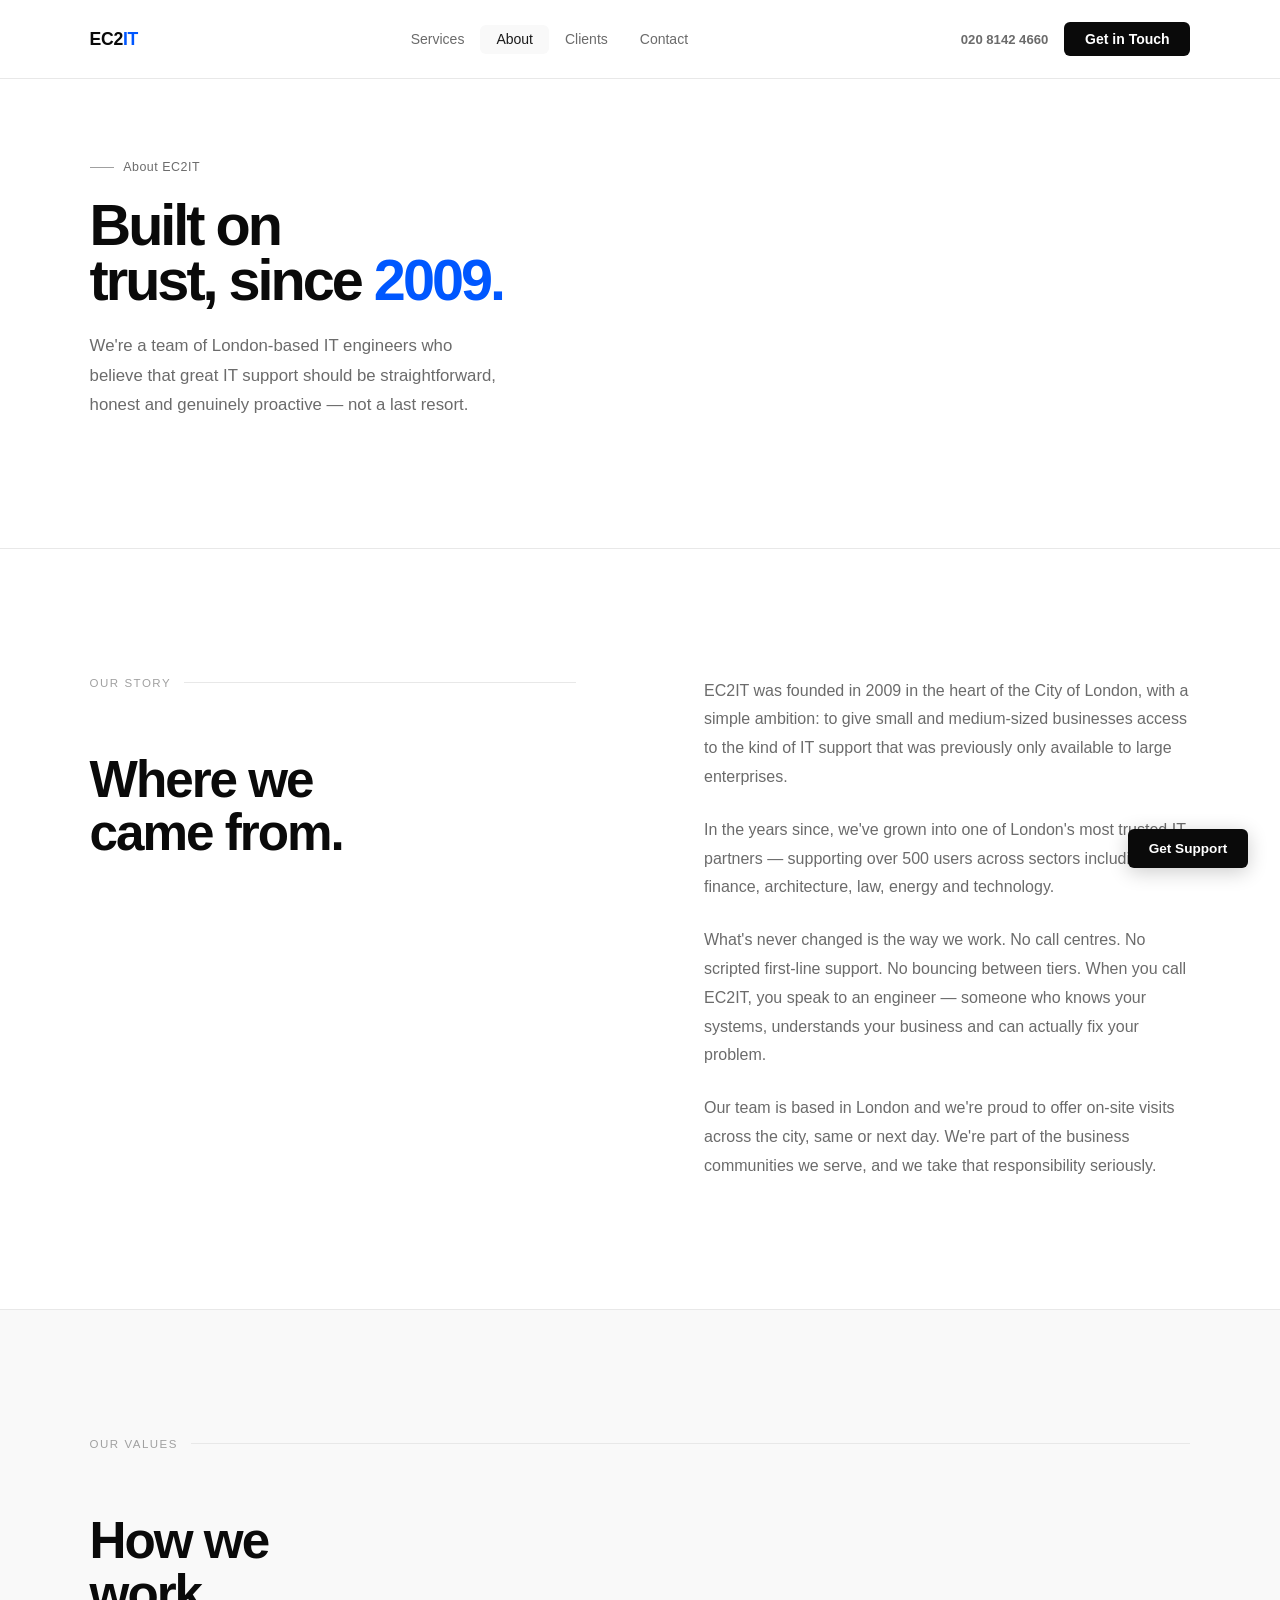
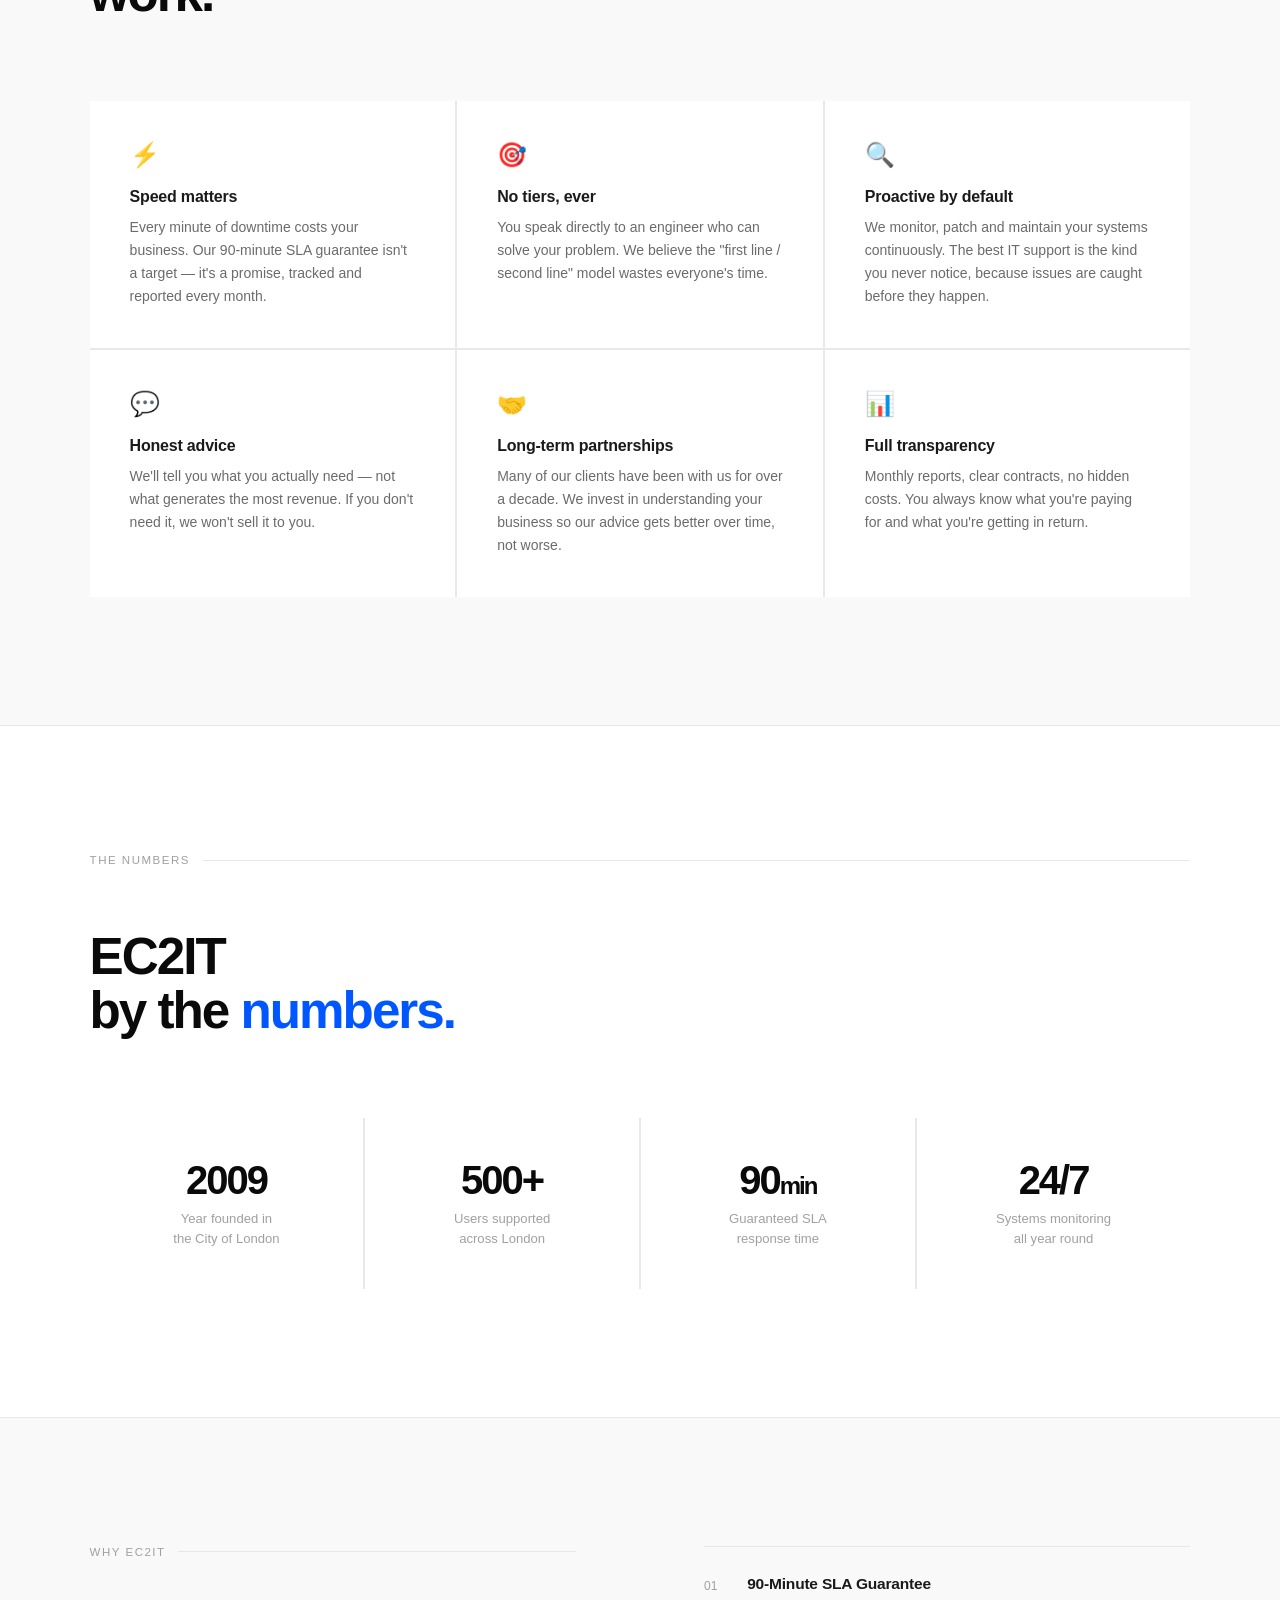
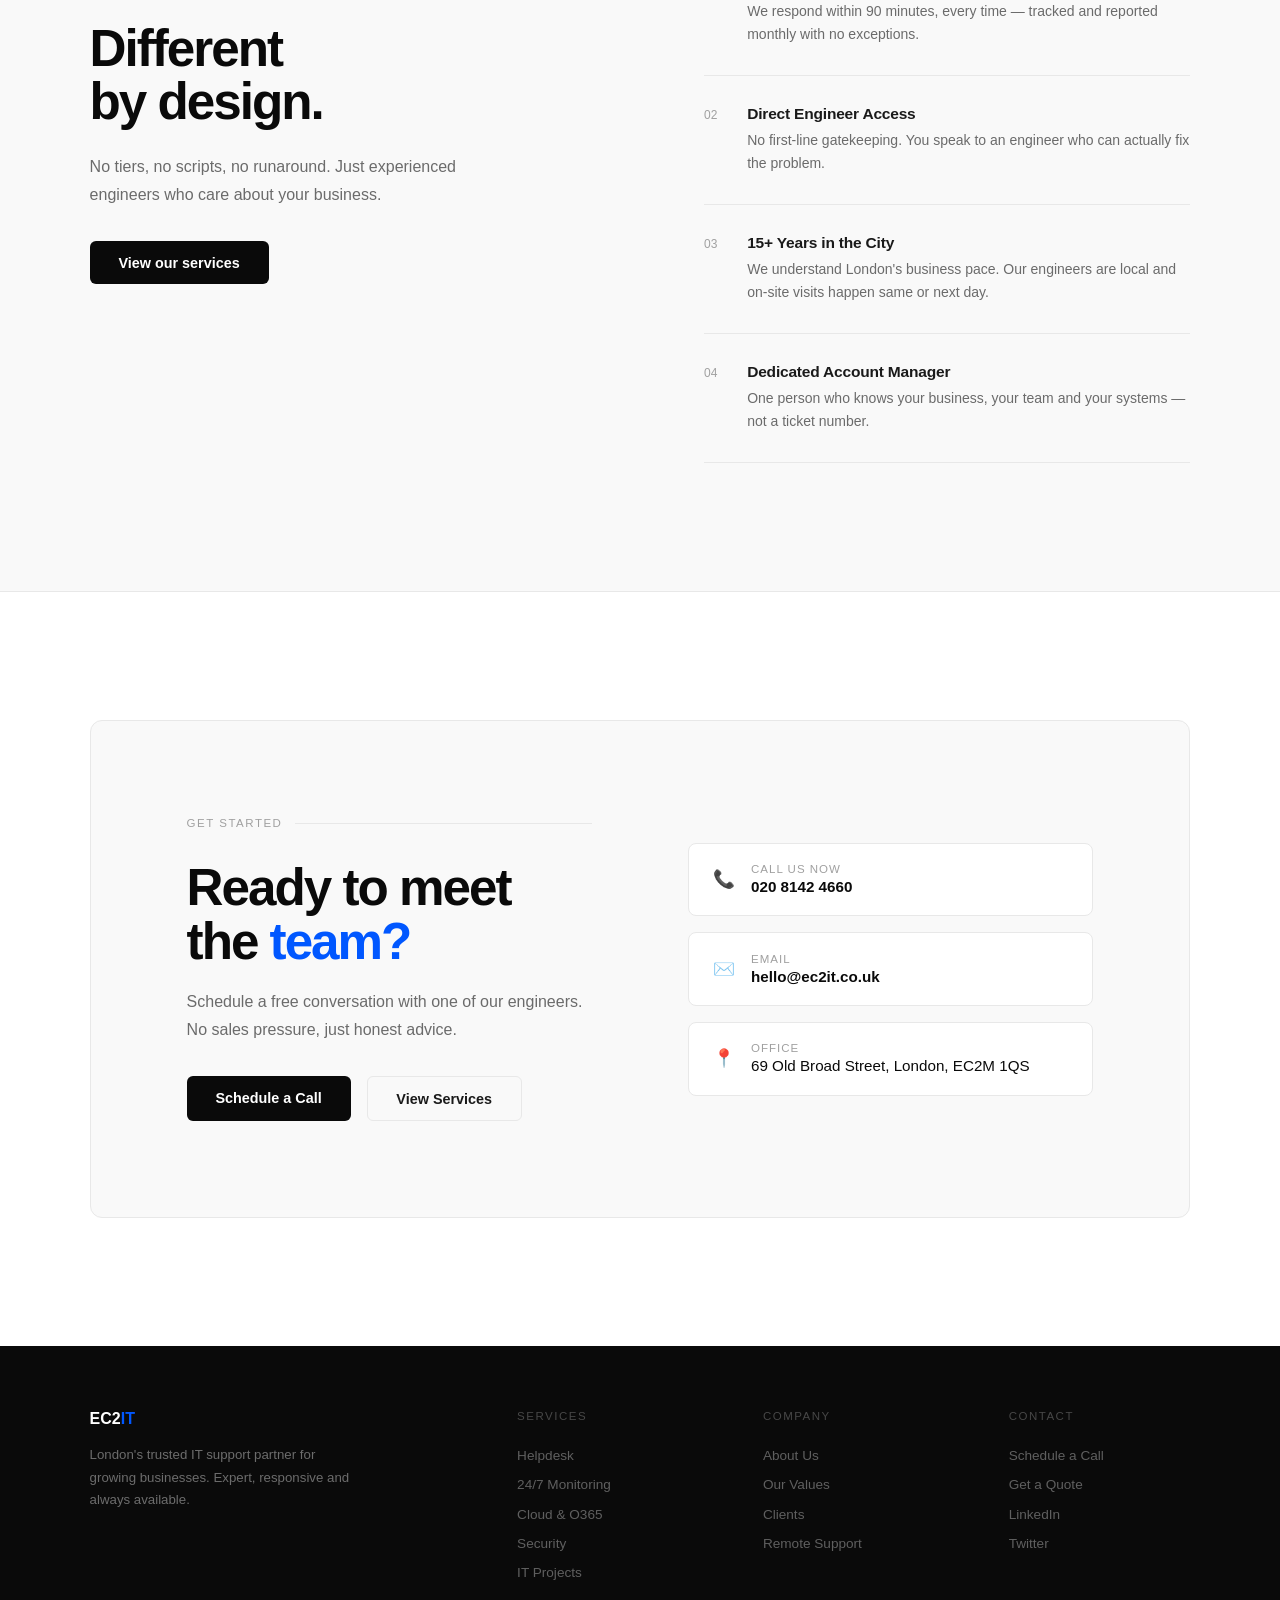
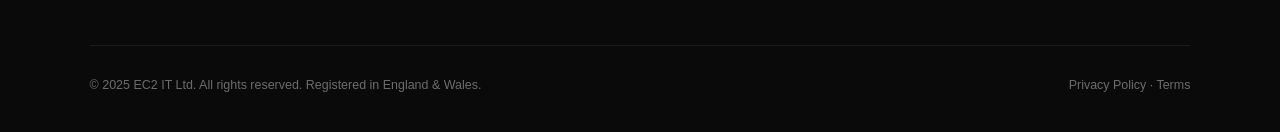
<file: about.html>
<!DOCTYPE html>
<html lang="en">
<head>
  <meta charset="UTF-8" />
  <meta name="viewport" content="width=device-width, initial-scale=1.0" />
  <title>About – EC2IT London IT Support</title>
  <meta name="description" content="EC2IT has been supporting London businesses since 2009. Meet the team and learn why over 500 users trust us with their IT." />
  <meta name="robots" content="index, follow" />
  <link rel="canonical" href="https://ec2it.co.uk/about.html" />

  <!-- Security meta tags -->
  <meta http-equiv="X-Content-Type-Options" content="nosniff" />
  <meta http-equiv="Referrer-Policy" content="strict-origin-when-cross-origin" />
  <meta http-equiv="Permissions-Policy" content="geolocation=(), microphone=(), camera=()" />
  <meta http-equiv="Content-Security-Policy" content="default-src 'self'; script-src 'self'; style-src 'self' 'unsafe-inline' https://fonts.googleapis.com; font-src https://fonts.gstatic.com; img-src 'self' data:; connect-src 'self' https://formspree.io; frame-src 'none'; object-src 'none'; base-uri 'self';" />

  <link rel="preconnect" href="https://fonts.googleapis.com" />
  <link rel="preconnect" href="https://fonts.gstatic.com" crossorigin />
  <link href="https://fonts.googleapis.com/css2?family=Inter:wght@300;400;500;600;700&display=swap" rel="stylesheet" />
  <link rel="stylesheet" href="assets/css/style.css" />
</head>
<body>

  <!-- NAV -->
  <nav>
    <a href="index.html" class="nav-logo">EC2<span>IT</span></a>
    <ul class="nav-center">
      <li><a href="services.html">Services</a></li>
      <li><a href="about.html" class="active">About</a></li>
      <li><a href="index.html#testimonials">Clients</a></li>
      <li><a href="contact.html">Contact</a></li>
    </ul>
    <div class="nav-right">
      <a href="tel:02081424660" class="nav-phone">020 8142 4660</a>
      <a href="contact.html" class="nav-cta">Get in Touch</a>
      <button class="nav-hamburger" aria-label="Toggle menu" aria-expanded="false">
        <span></span><span></span><span></span>
      </button>
    </div>
  </nav>

  <!-- Mobile menu -->
  <nav class="nav-mobile" aria-label="Mobile navigation">
    <a href="index.html">Home</a>
    <a href="services.html">Services</a>
    <a href="about.html">About</a>
    <a href="index.html#testimonials">Clients</a>
    <a href="contact.html">Contact</a>
    <a href="contact.html" class="mobile-cta">Get in Touch →</a>
  </nav>

  <!-- PAGE HERO -->
  <section class="page-hero">
    <div class="hero-eyebrow fi">
      <span class="eyebrow-line"></span>
      About EC2IT
    </div>
    <h1 class="fi">Built on<br>trust, since <em>2009.</em></h1>
    <p class="hero-p fi">We're a team of London-based IT engineers who believe that great IT support should be straightforward, honest and genuinely proactive — not a last resort.</p>
  </section>

  <!-- STORY -->
  <section class="about-story">
    <div class="about-story-layout">
      <div class="fi">
        <div class="section-label">Our Story</div>
        <h2>Where we<br>came from.</h2>
      </div>
      <div class="fi">
        <p>EC2IT was founded in 2009 in the heart of the City of London, with a simple ambition: to give small and medium-sized businesses access to the kind of IT support that was previously only available to large enterprises.</p>
        <p>In the years since, we've grown into one of London's most trusted IT partners — supporting over 500 users across sectors including finance, architecture, law, energy and technology.</p>
        <p>What's never changed is the way we work. No call centres. No scripted first-line support. No bouncing between tiers. When you call EC2IT, you speak to an engineer — someone who knows your systems, understands your business and can actually fix your problem.</p>
        <p>Our team is based in London and we're proud to offer on-site visits across the city, same or next day. We're part of the business communities we serve, and we take that responsibility seriously.</p>
      </div>
    </div>
  </section>

  <!-- VALUES -->
  <section class="about-values" id="values">
    <div class="fi">
      <div class="section-label">Our Values</div>
      <h2>How we<br>work.</h2>
    </div>
    <div class="values-grid">
      <div class="value-card fi">
        <div class="value-icon" aria-hidden="true">⚡</div>
        <h3>Speed matters</h3>
        <p>Every minute of downtime costs your business. Our 90-minute SLA guarantee isn't a target — it's a promise, tracked and reported every month.</p>
      </div>
      <div class="value-card fi">
        <div class="value-icon" aria-hidden="true">🎯</div>
        <h3>No tiers, ever</h3>
        <p>You speak directly to an engineer who can solve your problem. We believe the "first line / second line" model wastes everyone's time.</p>
      </div>
      <div class="value-card fi">
        <div class="value-icon" aria-hidden="true">🔍</div>
        <h3>Proactive by default</h3>
        <p>We monitor, patch and maintain your systems continuously. The best IT support is the kind you never notice, because issues are caught before they happen.</p>
      </div>
      <div class="value-card fi">
        <div class="value-icon" aria-hidden="true">💬</div>
        <h3>Honest advice</h3>
        <p>We'll tell you what you actually need — not what generates the most revenue. If you don't need it, we won't sell it to you.</p>
      </div>
      <div class="value-card fi">
        <div class="value-icon" aria-hidden="true">🤝</div>
        <h3>Long-term partnerships</h3>
        <p>Many of our clients have been with us for over a decade. We invest in understanding your business so our advice gets better over time, not worse.</p>
      </div>
      <div class="value-card fi">
        <div class="value-icon" aria-hidden="true">📊</div>
        <h3>Full transparency</h3>
        <p>Monthly reports, clear contracts, no hidden costs. You always know what you're paying for and what you're getting in return.</p>
      </div>
    </div>
  </section>

  <!-- TEAM STATS -->
  <section class="about-team" id="team">
    <div class="fi">
      <div class="section-label">The Numbers</div>
      <h2>EC2IT<br>by the <em>numbers.</em></h2>
    </div>
    <div class="team-stats">
      <div class="team-stat fi">
        <div class="team-stat-n">2009</div>
        <div class="team-stat-l">Year founded in<br>the City of London</div>
      </div>
      <div class="team-stat fi">
        <div class="team-stat-n">500+</div>
        <div class="team-stat-l">Users supported<br>across London</div>
      </div>
      <div class="team-stat fi">
        <div class="team-stat-n">90<span style="font-size:1.5rem">min</span></div>
        <div class="team-stat-l">Guaranteed SLA<br>response time</div>
      </div>
      <div class="team-stat fi">
        <div class="team-stat-n">24/7</div>
        <div class="team-stat-l">Systems monitoring<br>all year round</div>
      </div>
    </div>
  </section>

  <!-- WHY (condensed) -->
  <section id="why">
    <div class="why-layout">
      <div class="why-sticky fi">
        <div class="section-label">Why EC2IT</div>
        <h2>Different<br>by design.</h2>
        <p class="sub-text" style="margin-top:1.5rem;">No tiers, no scripts, no runaround. Just experienced engineers who care about your business.</p>
        <a href="services.html" class="btn-dark" style="margin-top:2rem;display:inline-block;">View our services</a>
      </div>
      <div class="why-list">
        <div class="why-item fi"><span class="why-n">01</span><div><h3>90-Minute SLA Guarantee</h3><p>We respond within 90 minutes, every time — tracked and reported monthly with no exceptions.</p></div></div>
        <div class="why-item fi"><span class="why-n">02</span><div><h3>Direct Engineer Access</h3><p>No first-line gatekeeping. You speak to an engineer who can actually fix the problem.</p></div></div>
        <div class="why-item fi"><span class="why-n">03</span><div><h3>15+ Years in the City</h3><p>We understand London's business pace. Our engineers are local and on-site visits happen same or next day.</p></div></div>
        <div class="why-item fi"><span class="why-n">04</span><div><h3>Dedicated Account Manager</h3><p>One person who knows your business, your team and your systems — not a ticket number.</p></div></div>
      </div>
    </div>
  </section>

  <!-- CTA -->
  <section id="cta">
    <div class="cta-inner fi">
      <div class="cta-left">
        <div class="section-label" style="margin-bottom:2rem;">Get Started</div>
        <h2>Ready to meet<br>the <em>team?</em></h2>
        <p>Schedule a free conversation with one of our engineers. No sales pressure, just honest advice.</p>
        <div class="cta-actions">
          <a href="contact.html" class="btn-dark">Schedule a Call</a>
          <a href="services.html" class="btn-outline">View Services</a>
        </div>
      </div>
      <div class="cta-right">
        <div class="cta-detail">
          <span class="cta-detail-icon" aria-hidden="true">📞</span>
          <div>
            <div class="cta-detail-label">Call us now</div>
            <a href="tel:02081424660" class="cta-detail-val">020 8142 4660</a>
          </div>
        </div>
        <div class="cta-detail">
          <span class="cta-detail-icon" aria-hidden="true">✉️</span>
          <div>
            <div class="cta-detail-label">Email</div>
            <a href="mailto:hello@ec2it.co.uk" class="cta-detail-val">hello@ec2it.co.uk</a>
          </div>
        </div>
        <div class="cta-detail">
          <span class="cta-detail-icon" aria-hidden="true">📍</span>
          <div>
            <div class="cta-detail-label">Office</div>
            <span class="cta-detail-val" style="font-weight:500;">69 Old Broad Street, London, EC2M 1QS</span>
          </div>
        </div>
      </div>
    </div>
  </section>

  <!-- FOOTER -->
  <footer>
    <div class="footer-top">
      <div>
        <a href="index.html" class="f-logo">EC2<span>IT</span></a>
        <p class="f-desc">London's trusted IT support partner for growing businesses. Expert, responsive and always available.</p>
      </div>
      <div class="footer-col">
        <h4>Services</h4>
        <ul>
          <li><a href="services.html#helpdesk">Helpdesk</a></li>
          <li><a href="services.html#monitoring">24/7 Monitoring</a></li>
          <li><a href="services.html#cloud">Cloud &amp; O365</a></li>
          <li><a href="services.html#security">Security</a></li>
          <li><a href="services.html#projects">IT Projects</a></li>
        </ul>
      </div>
      <div class="footer-col">
        <h4>Company</h4>
        <ul>
          <li><a href="about.html">About Us</a></li>
          <li><a href="#values">Our Values</a></li>
          <li><a href="index.html#testimonials">Clients</a></li>
          <li><a href="contact.html">Remote Support</a></li>
        </ul>
      </div>
      <div class="footer-col">
        <h4>Contact</h4>
        <ul>
          <li><a href="contact.html">Schedule a Call</a></li>
          <li><a href="contact.html">Get a Quote</a></li>
          <li><a href="https://www.linkedin.com/company/ec2it" rel="noopener noreferrer" target="_blank">LinkedIn</a></li>
          <li><a href="https://twitter.com/ec2it" rel="noopener noreferrer" target="_blank">Twitter</a></li>
        </ul>
      </div>
    </div>
    <div class="footer-bottom">
      <p>© 2025 EC2 IT Ltd. All rights reserved. Registered in England &amp; Wales.</p>
      <p><a href="privacy.html">Privacy Policy</a> · <a href="terms.html">Terms</a></p>
    </div>
  </footer>

  <a href="contact.html" class="float-btn">Get Support</a>

  <script src="assets/js/main.js" defer></script>
</body>
</html>
</file>
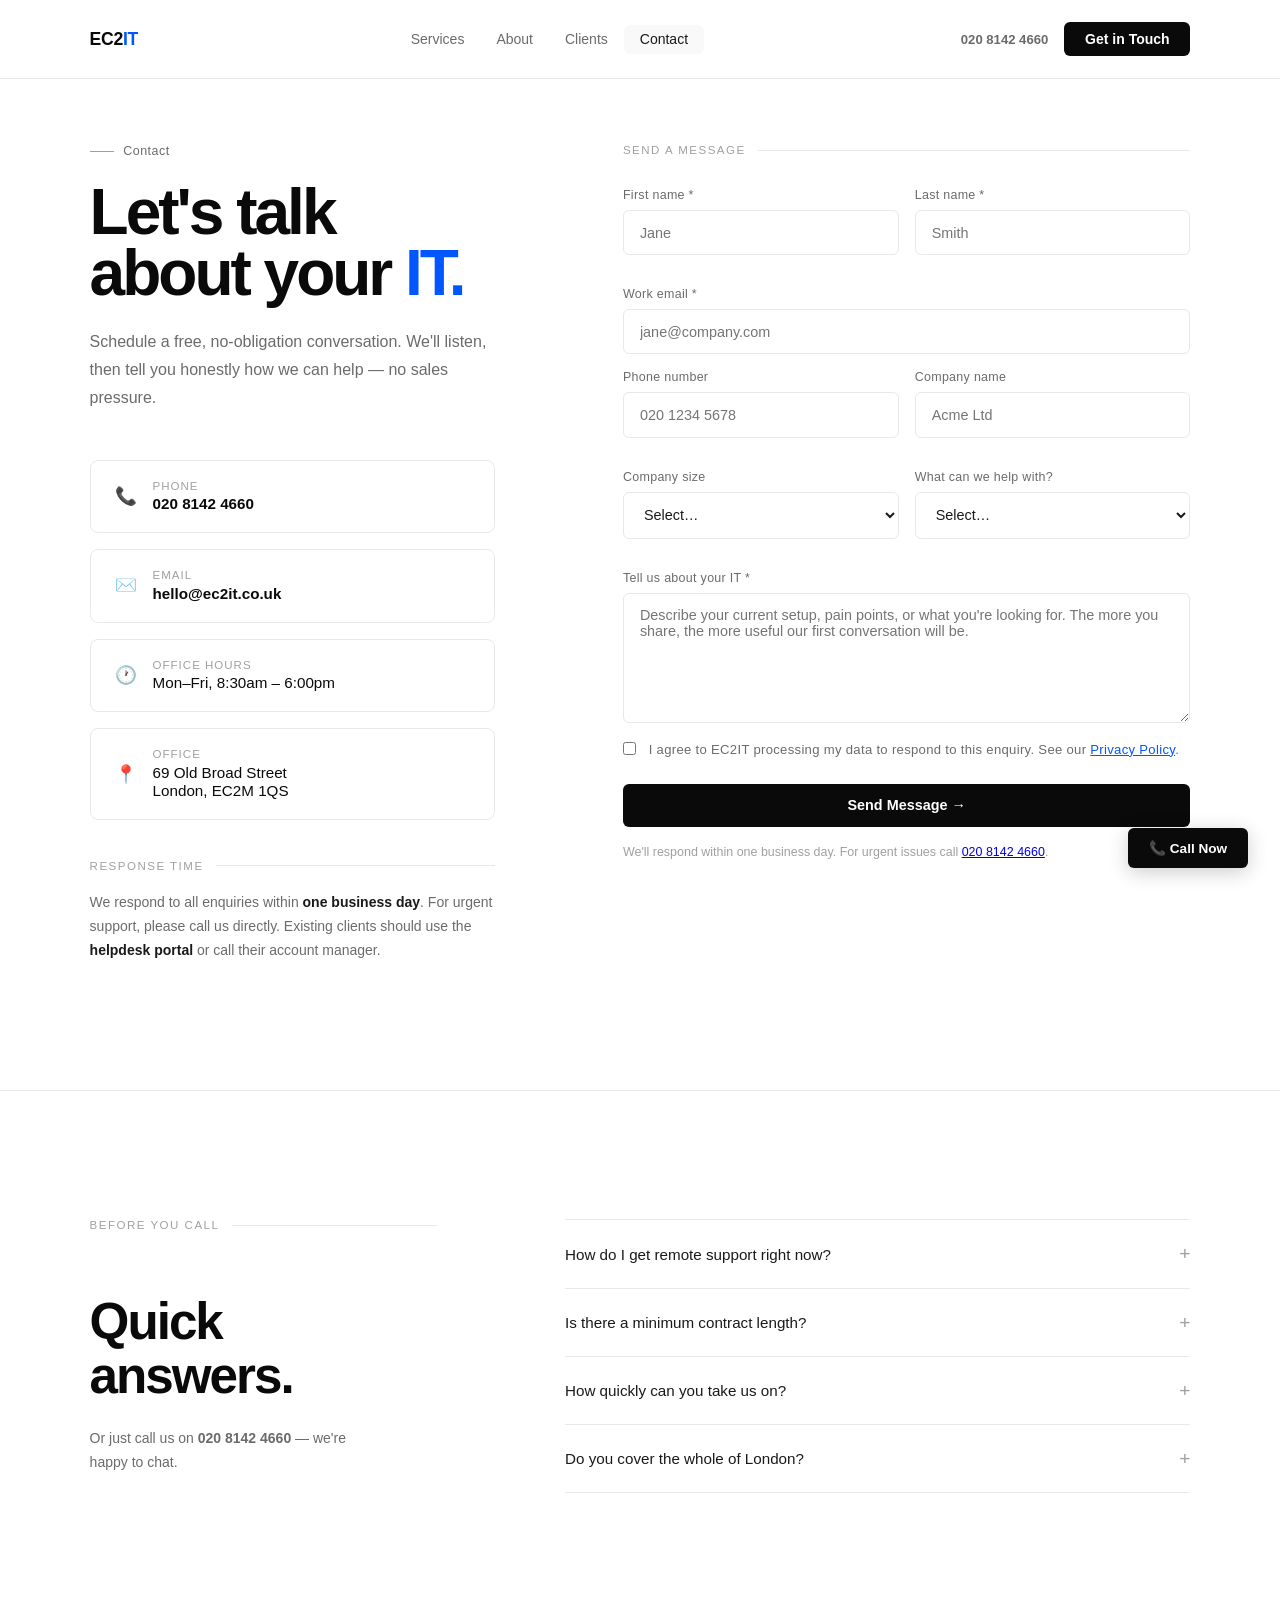
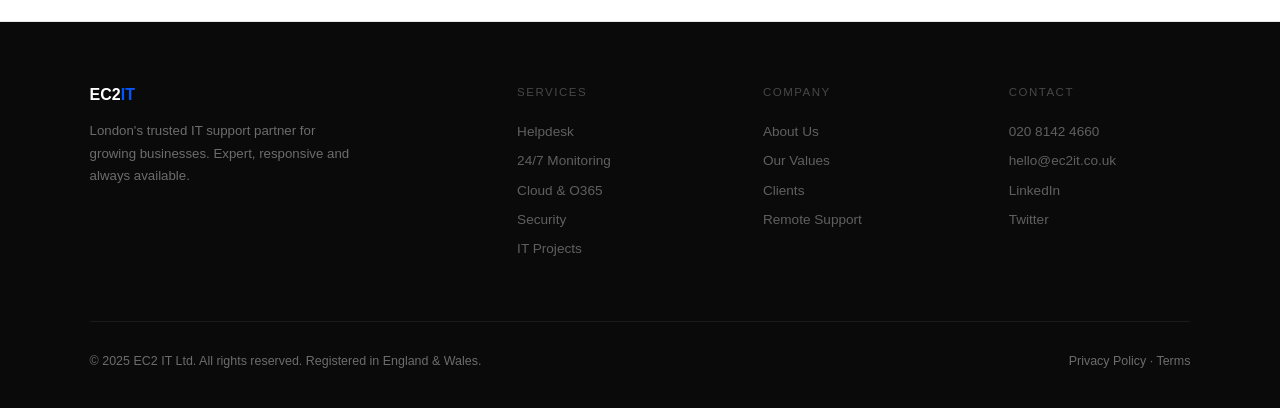
<file: contact.html>
<!DOCTYPE html>
<html lang="en">
<head>
  <meta charset="UTF-8" />
  <meta name="viewport" content="width=device-width, initial-scale=1.0" />
  <title>Contact – EC2IT London IT Support</title>
  <meta name="description" content="Get in touch with EC2IT. Schedule a free consultation, get a quote, or call us directly on 020 8142 4660." />
  <meta name="robots" content="index, follow" />
  <link rel="canonical" href="https://ec2it.co.uk/contact.html" />

  <!-- Security meta tags -->
  <meta http-equiv="X-Content-Type-Options" content="nosniff" />
  <meta http-equiv="Referrer-Policy" content="strict-origin-when-cross-origin" />
  <meta http-equiv="Permissions-Policy" content="geolocation=(), microphone=(), camera=()" />
  <meta http-equiv="Content-Security-Policy" content="default-src 'self'; script-src 'self'; style-src 'self' 'unsafe-inline' https://fonts.googleapis.com; font-src https://fonts.gstatic.com; img-src 'self' data:; connect-src 'self' https://formspree.io; frame-src 'none'; object-src 'none'; base-uri 'self';" />

  <link rel="preconnect" href="https://fonts.googleapis.com" />
  <link rel="preconnect" href="https://fonts.gstatic.com" crossorigin />
  <link href="https://fonts.googleapis.com/css2?family=Inter:wght@300;400;500;600;700&display=swap" rel="stylesheet" />
  <link rel="stylesheet" href="assets/css/style.css" />
</head>
<body>

  <!-- NAV -->
  <nav>
    <a href="index.html" class="nav-logo">EC2<span>IT</span></a>
    <ul class="nav-center">
      <li><a href="services.html">Services</a></li>
      <li><a href="about.html">About</a></li>
      <li><a href="index.html#testimonials">Clients</a></li>
      <li><a href="contact.html" class="active">Contact</a></li>
    </ul>
    <div class="nav-right">
      <a href="tel:02081424660" class="nav-phone">020 8142 4660</a>
      <a href="contact.html" class="nav-cta">Get in Touch</a>
      <button class="nav-hamburger" aria-label="Toggle menu" aria-expanded="false">
        <span></span><span></span><span></span>
      </button>
    </div>
  </nav>

  <!-- Mobile menu -->
  <nav class="nav-mobile" aria-label="Mobile navigation">
    <a href="index.html">Home</a>
    <a href="services.html">Services</a>
    <a href="about.html">About</a>
    <a href="index.html#testimonials">Clients</a>
    <a href="contact.html">Contact</a>
    <a href="contact.html" class="mobile-cta">020 8142 4660</a>
  </nav>

  <!-- CONTACT SECTION -->
  <section id="contact" style="padding-top:9rem;">
    <div class="contact-layout">
      <div class="contact-sticky fi">
        <div class="hero-eyebrow" style="margin-bottom:1.5rem;">
          <span class="eyebrow-line"></span>
          Contact
        </div>
        <h1 style="font-size:clamp(2.5rem,5vw,4.5rem);margin-bottom:1.5rem;">Let's talk<br>about your <em>IT.</em></h1>
        <p class="sub-text">Schedule a free, no-obligation conversation. We'll listen, then tell you honestly how we can help — no sales pressure.</p>

        <div class="contact-details">
          <div class="contact-item">
            <span class="contact-icon" aria-hidden="true">📞</span>
            <div>
              <div class="contact-item-label">Phone</div>
              <a href="tel:02081424660" class="contact-item-val">020 8142 4660</a>
            </div>
          </div>
          <div class="contact-item">
            <span class="contact-icon" aria-hidden="true">✉️</span>
            <div>
              <div class="contact-item-label">Email</div>
              <a href="mailto:hello@ec2it.co.uk" class="contact-item-val">hello@ec2it.co.uk</a>
            </div>
          </div>
          <div class="contact-item">
            <span class="contact-icon" aria-hidden="true">🕐</span>
            <div>
              <div class="contact-item-label">Office Hours</div>
              <span class="contact-item-val" style="font-weight:500;">Mon–Fri, 8:30am – 6:00pm</span>
            </div>
          </div>
          <div class="contact-item">
            <span class="contact-icon" aria-hidden="true">📍</span>
            <div>
              <div class="contact-item-label">Office</div>
              <span class="contact-item-val" style="font-weight:500;">69 Old Broad Street<br>London, EC2M 1QS</span>
            </div>
          </div>
        </div>

        <div style="margin-top:2.5rem;">
          <div class="section-label" style="margin-bottom:1.2rem;">Response time</div>
          <p style="font-size:0.875rem;color:var(--sub);line-height:1.7;">We respond to all enquiries within <strong style="color:var(--text);">one business day</strong>. For urgent support, please call us directly. Existing clients should use the <strong style="color:var(--text);">helpdesk portal</strong> or call their account manager.</p>
        </div>
      </div>

      <div class="fi">
        <div class="section-label" style="margin-bottom:2rem;">Send a message</div>
        <form id="contact-form"
              action="#"
              method="POST"
              novalidate>
          <!--
            TO ACTIVATE FORM SUBMISSIONS:
            1. Sign up at https://formspree.io (free tier available)
            2. Create a new form and copy your endpoint URL
            3. Replace the action="#" above with your Formspree URL
               e.g. action="https://formspree.io/f/xpwzknrp"
          -->

          <!-- Honeypot anti-spam field -->
          <div class="hp-field" aria-hidden="true">
            <label for="hp_website">Leave this empty</label>
            <input type="text" id="hp_website" name="hp_website" tabindex="-1" autocomplete="off" />
          </div>

          <div class="form-row">
            <div class="form-group">
              <label for="first_name">First name *</label>
              <input type="text" id="first_name" name="first_name" required autocomplete="given-name" placeholder="Jane" />
              <span class="form-error"></span>
            </div>
            <div class="form-group">
              <label for="last_name">Last name *</label>
              <input type="text" id="last_name" name="last_name" required autocomplete="family-name" placeholder="Smith" />
              <span class="form-error"></span>
            </div>
          </div>

          <div class="form-group">
            <label for="email">Work email *</label>
            <input type="email" id="email" name="email" required autocomplete="email" placeholder="jane@company.com" />
            <span class="form-error"></span>
          </div>

          <div class="form-row">
            <div class="form-group">
              <label for="phone">Phone number</label>
              <input type="tel" id="phone" name="phone" autocomplete="tel" placeholder="020 1234 5678" />
              <span class="form-error"></span>
            </div>
            <div class="form-group">
              <label for="company">Company name</label>
              <input type="text" id="company" name="company" autocomplete="organization" placeholder="Acme Ltd" />
              <span class="form-error"></span>
            </div>
          </div>

          <div class="form-row">
            <div class="form-group">
              <label for="size">Company size</label>
              <select id="size" name="company_size">
                <option value="">Select…</option>
                <option>1–10 employees</option>
                <option>11–25 employees</option>
                <option>26–50 employees</option>
                <option>51–100 employees</option>
                <option>100+ employees</option>
              </select>
            </div>
            <div class="form-group">
              <label for="service">What can we help with?</label>
              <select id="service" name="service">
                <option value="">Select…</option>
                <option>End User Helpdesk</option>
                <option>24/7 Systems Monitoring</option>
                <option>Security &amp; Backups</option>
                <option>Office 365 &amp; Cloud</option>
                <option>IT Project Delivery</option>
                <option>Fully Outsourced IT</option>
                <option>Other / Not sure</option>
              </select>
            </div>
          </div>

          <div class="form-group">
            <label for="message">Tell us about your IT *</label>
            <textarea id="message" name="message" required placeholder="Describe your current setup, pain points, or what you're looking for. The more you share, the more useful our first conversation will be."></textarea>
            <span class="form-error"></span>
          </div>

          <div class="form-group" style="flex-direction:row;align-items:flex-start;gap:0.8rem;margin-bottom:1.5rem;">
            <input type="checkbox" id="privacy" name="privacy_consent" required style="width:auto;margin-top:3px;flex-shrink:0;" />
            <label for="privacy" style="font-size:0.82rem;color:var(--sub);line-height:1.6;cursor:pointer;">
              I agree to EC2IT processing my data to respond to this enquiry. See our <a href="privacy.html" style="color:var(--accent);">Privacy Policy</a>.
            </label>
          </div>

          <div class="form-submit">
            <button type="submit" class="btn-dark" style="width:100%;">Send Message →</button>
          </div>
          <p class="form-notice">We'll respond within one business day. For urgent issues call <a href="tel:02081424660">020 8142 4660</a>.</p>
        </form>

        <div id="form-success" class="form-success">
          <strong>Message received — thank you!</strong><br>
          We'll be in touch within one business day. For urgent support call <a href="tel:02081424660">020 8142 4660</a>.
        </div>
      </div>
    </div>
  </section>

  <!-- FAQ (mini) -->
  <section id="faq" style="margin-top:0;">
    <div class="faq-layout">
      <div class="faq-sticky fi">
        <div class="section-label">Before you call</div>
        <h2>Quick<br>answers.</h2>
        <p class="faq-sub">Or just call us on <strong>020 8142 4660</strong> — we're happy to chat.</p>
      </div>
      <div>
        <div class="faq-item fi"><button class="faq-btn">How do I get remote support right now?<span class="faq-ic" aria-hidden="true">+</span></button><div class="faq-body">Call us on 020 8142 4660 and we'll connect to your machine via a secure remote session within minutes. Existing clients can also use the helpdesk portal linked in your welcome email.</div></div>
        <div class="faq-item fi"><button class="faq-btn">Is there a minimum contract length?<span class="faq-ic" aria-hidden="true">+</span></button><div class="faq-body">Our standard contracts run on a rolling monthly basis after an initial 3-month term. We don't believe in locking clients in — if you're happy, you'll stay.</div></div>
        <div class="faq-item fi"><button class="faq-btn">How quickly can you take us on?<span class="faq-ic" aria-hidden="true">+</span></button><div class="faq-body">Most clients are fully onboarded within two weeks. We start with a free IT audit, then set up monitoring and documentation before your team even notices we're there.</div></div>
        <div class="faq-item fi"><button class="faq-btn">Do you cover the whole of London?<span class="faq-ic" aria-hidden="true">+</span></button><div class="faq-body">Yes. We cover all London boroughs for on-site visits, with priority coverage across the City, Canary Wharf, West End and all major business districts.</div></div>
      </div>
    </div>
  </section>

  <!-- FOOTER -->
  <footer>
    <div class="footer-top">
      <div>
        <a href="index.html" class="f-logo">EC2<span>IT</span></a>
        <p class="f-desc">London's trusted IT support partner for growing businesses. Expert, responsive and always available.</p>
      </div>
      <div class="footer-col">
        <h4>Services</h4>
        <ul>
          <li><a href="services.html#helpdesk">Helpdesk</a></li>
          <li><a href="services.html#monitoring">24/7 Monitoring</a></li>
          <li><a href="services.html#cloud">Cloud &amp; O365</a></li>
          <li><a href="services.html#security">Security</a></li>
          <li><a href="services.html#projects">IT Projects</a></li>
        </ul>
      </div>
      <div class="footer-col">
        <h4>Company</h4>
        <ul>
          <li><a href="about.html">About Us</a></li>
          <li><a href="about.html#values">Our Values</a></li>
          <li><a href="index.html#testimonials">Clients</a></li>
          <li><a href="contact.html">Remote Support</a></li>
        </ul>
      </div>
      <div class="footer-col">
        <h4>Contact</h4>
        <ul>
          <li><a href="tel:02081424660">020 8142 4660</a></li>
          <li><a href="mailto:hello@ec2it.co.uk">hello@ec2it.co.uk</a></li>
          <li><a href="https://www.linkedin.com/company/ec2it" rel="noopener noreferrer" target="_blank">LinkedIn</a></li>
          <li><a href="https://twitter.com/ec2it" rel="noopener noreferrer" target="_blank">Twitter</a></li>
        </ul>
      </div>
    </div>
    <div class="footer-bottom">
      <p>© 2025 EC2 IT Ltd. All rights reserved. Registered in England &amp; Wales.</p>
      <p><a href="privacy.html">Privacy Policy</a> · <a href="terms.html">Terms</a></p>
    </div>
  </footer>

  <a href="tel:02081424660" class="float-btn">📞 Call Now</a>

  <script src="assets/js/main.js" defer></script>
</body>
</html>
</file>
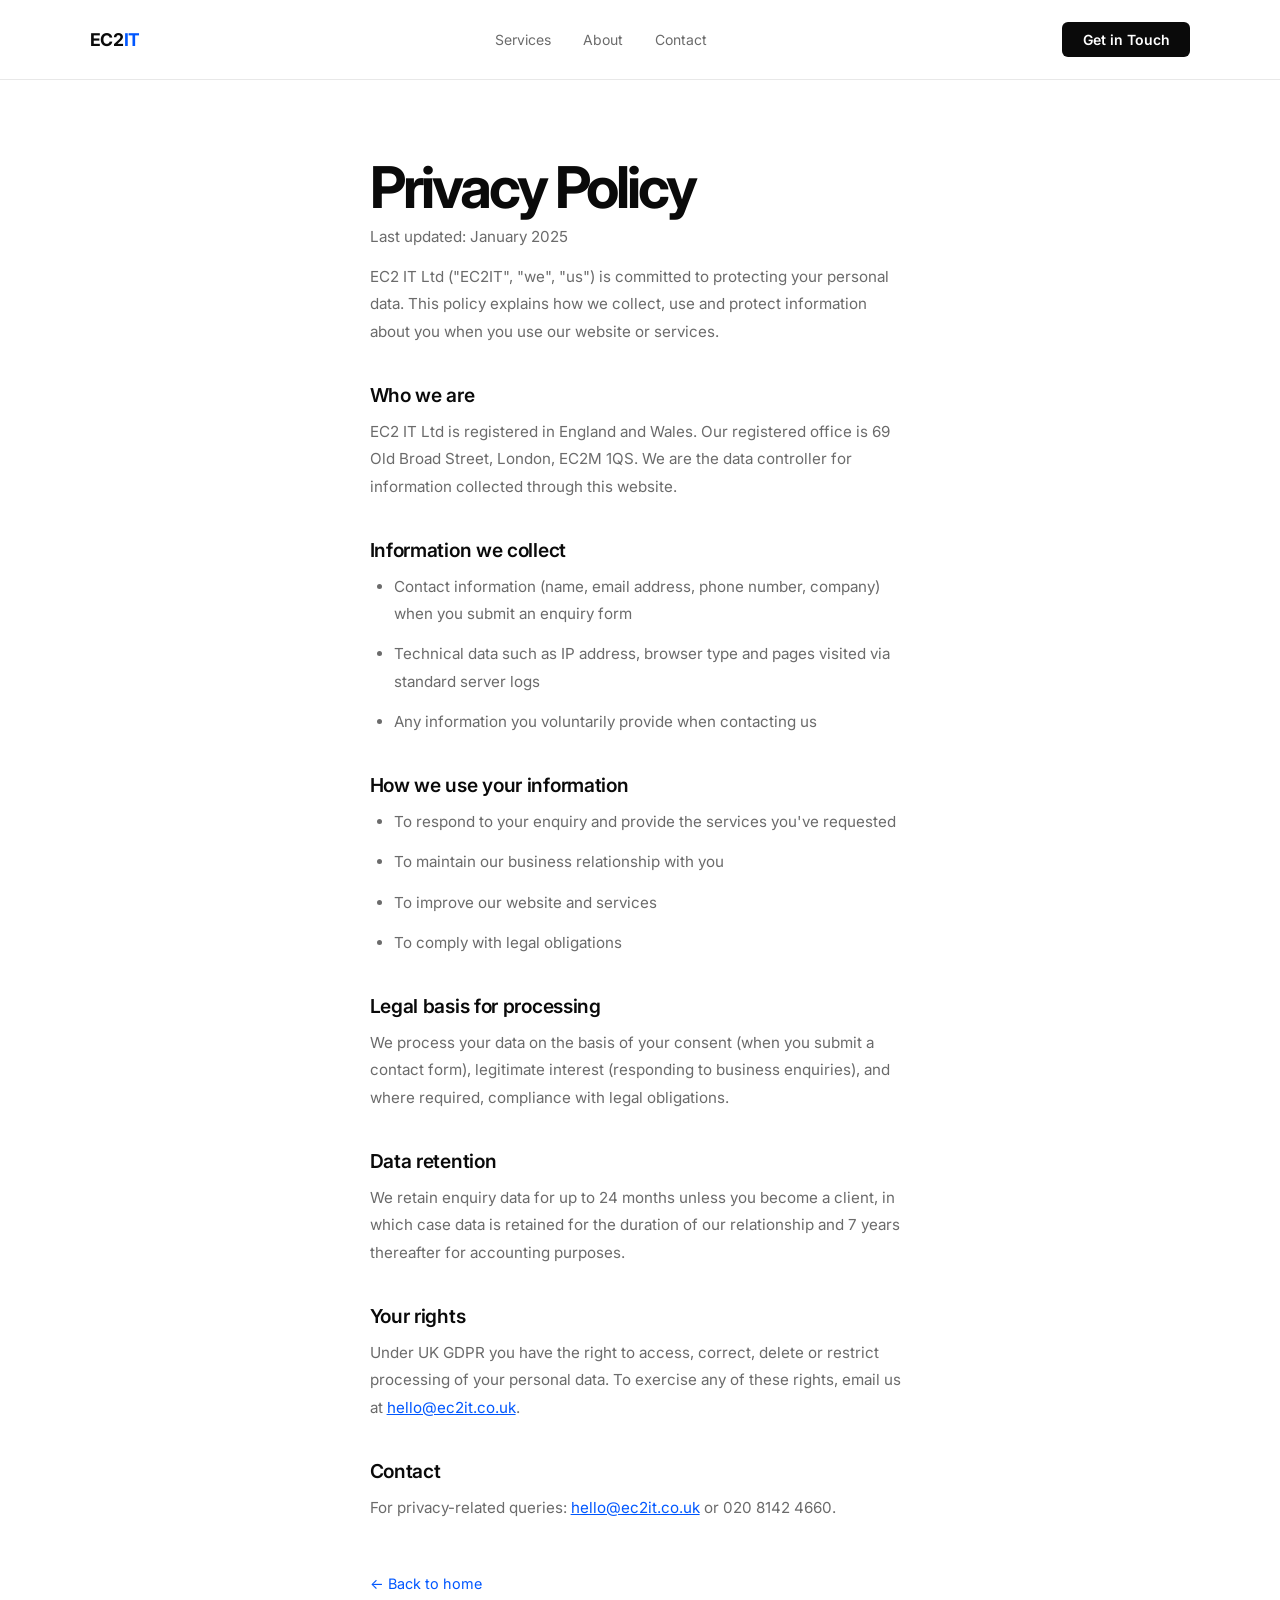
<file: privacy.html>
<!DOCTYPE html>
<html lang="en">
<head>
  <meta charset="UTF-8" />
  <meta name="viewport" content="width=device-width, initial-scale=1.0" />
  <title>Privacy Policy – EC2IT</title>
  <meta name="robots" content="noindex" />
  <meta http-equiv="X-Content-Type-Options" content="nosniff" />
  <meta http-equiv="Referrer-Policy" content="strict-origin-when-cross-origin" />
  <link rel="preconnect" href="https://fonts.googleapis.com" />
  <link rel="preconnect" href="https://fonts.gstatic.com" crossorigin />
  <link href="https://fonts.googleapis.com/css2?family=Inter:wght@400;500;600;700&display=swap" rel="stylesheet" />
  <link rel="stylesheet" href="assets/css/style.css" />
  <style>
    .legal-page { max-width: 720px; margin: 0 auto; padding: 10rem 7% 6rem; }
    .legal-page h1 { margin-bottom: 0.5rem; }
    .legal-date { font-size: 0.82rem; color: var(--light); margin-bottom: 3rem; }
    .legal-page h2 { font-size: 1.2rem; font-weight: 600; letter-spacing: -0.3px; margin: 2.5rem 0 0.8rem; }
    .legal-page p, .legal-page li { font-size: 0.95rem; color: var(--sub); line-height: 1.8; margin-bottom: 0.8rem; }
    .legal-page ul { padding-left: 1.5rem; }
    .legal-page a { color: var(--accent); }
  </style>
</head>
<body>
  <nav>
    <a href="index.html" class="nav-logo">EC2<span>IT</span></a>
    <ul class="nav-center">
      <li><a href="services.html">Services</a></li>
      <li><a href="about.html">About</a></li>
      <li><a href="contact.html">Contact</a></li>
    </ul>
    <div class="nav-right">
      <a href="contact.html" class="nav-cta">Get in Touch</a>
    </div>
  </nav>

  <div class="legal-page">
    <h1>Privacy Policy</h1>
    <p class="legal-date">Last updated: January 2025</p>

    <p>EC2 IT Ltd ("EC2IT", "we", "us") is committed to protecting your personal data. This policy explains how we collect, use and protect information about you when you use our website or services.</p>

    <h2>Who we are</h2>
    <p>EC2 IT Ltd is registered in England and Wales. Our registered office is 69 Old Broad Street, London, EC2M 1QS. We are the data controller for information collected through this website.</p>

    <h2>Information we collect</h2>
    <ul>
      <li>Contact information (name, email address, phone number, company) when you submit an enquiry form</li>
      <li>Technical data such as IP address, browser type and pages visited via standard server logs</li>
      <li>Any information you voluntarily provide when contacting us</li>
    </ul>

    <h2>How we use your information</h2>
    <ul>
      <li>To respond to your enquiry and provide the services you've requested</li>
      <li>To maintain our business relationship with you</li>
      <li>To improve our website and services</li>
      <li>To comply with legal obligations</li>
    </ul>

    <h2>Legal basis for processing</h2>
    <p>We process your data on the basis of your consent (when you submit a contact form), legitimate interest (responding to business enquiries), and where required, compliance with legal obligations.</p>

    <h2>Data retention</h2>
    <p>We retain enquiry data for up to 24 months unless you become a client, in which case data is retained for the duration of our relationship and 7 years thereafter for accounting purposes.</p>

    <h2>Your rights</h2>
    <p>Under UK GDPR you have the right to access, correct, delete or restrict processing of your personal data. To exercise any of these rights, email us at <a href="mailto:hello@ec2it.co.uk">hello@ec2it.co.uk</a>.</p>

    <h2>Contact</h2>
    <p>For privacy-related queries: <a href="mailto:hello@ec2it.co.uk">hello@ec2it.co.uk</a> or 020 8142 4660.</p>

    <p style="margin-top:3rem;"><a href="index.html" class="btn-link">← Back to home</a></p>
  </div>

  <script src="assets/js/main.js" defer></script>
</body>
</html>
</file>
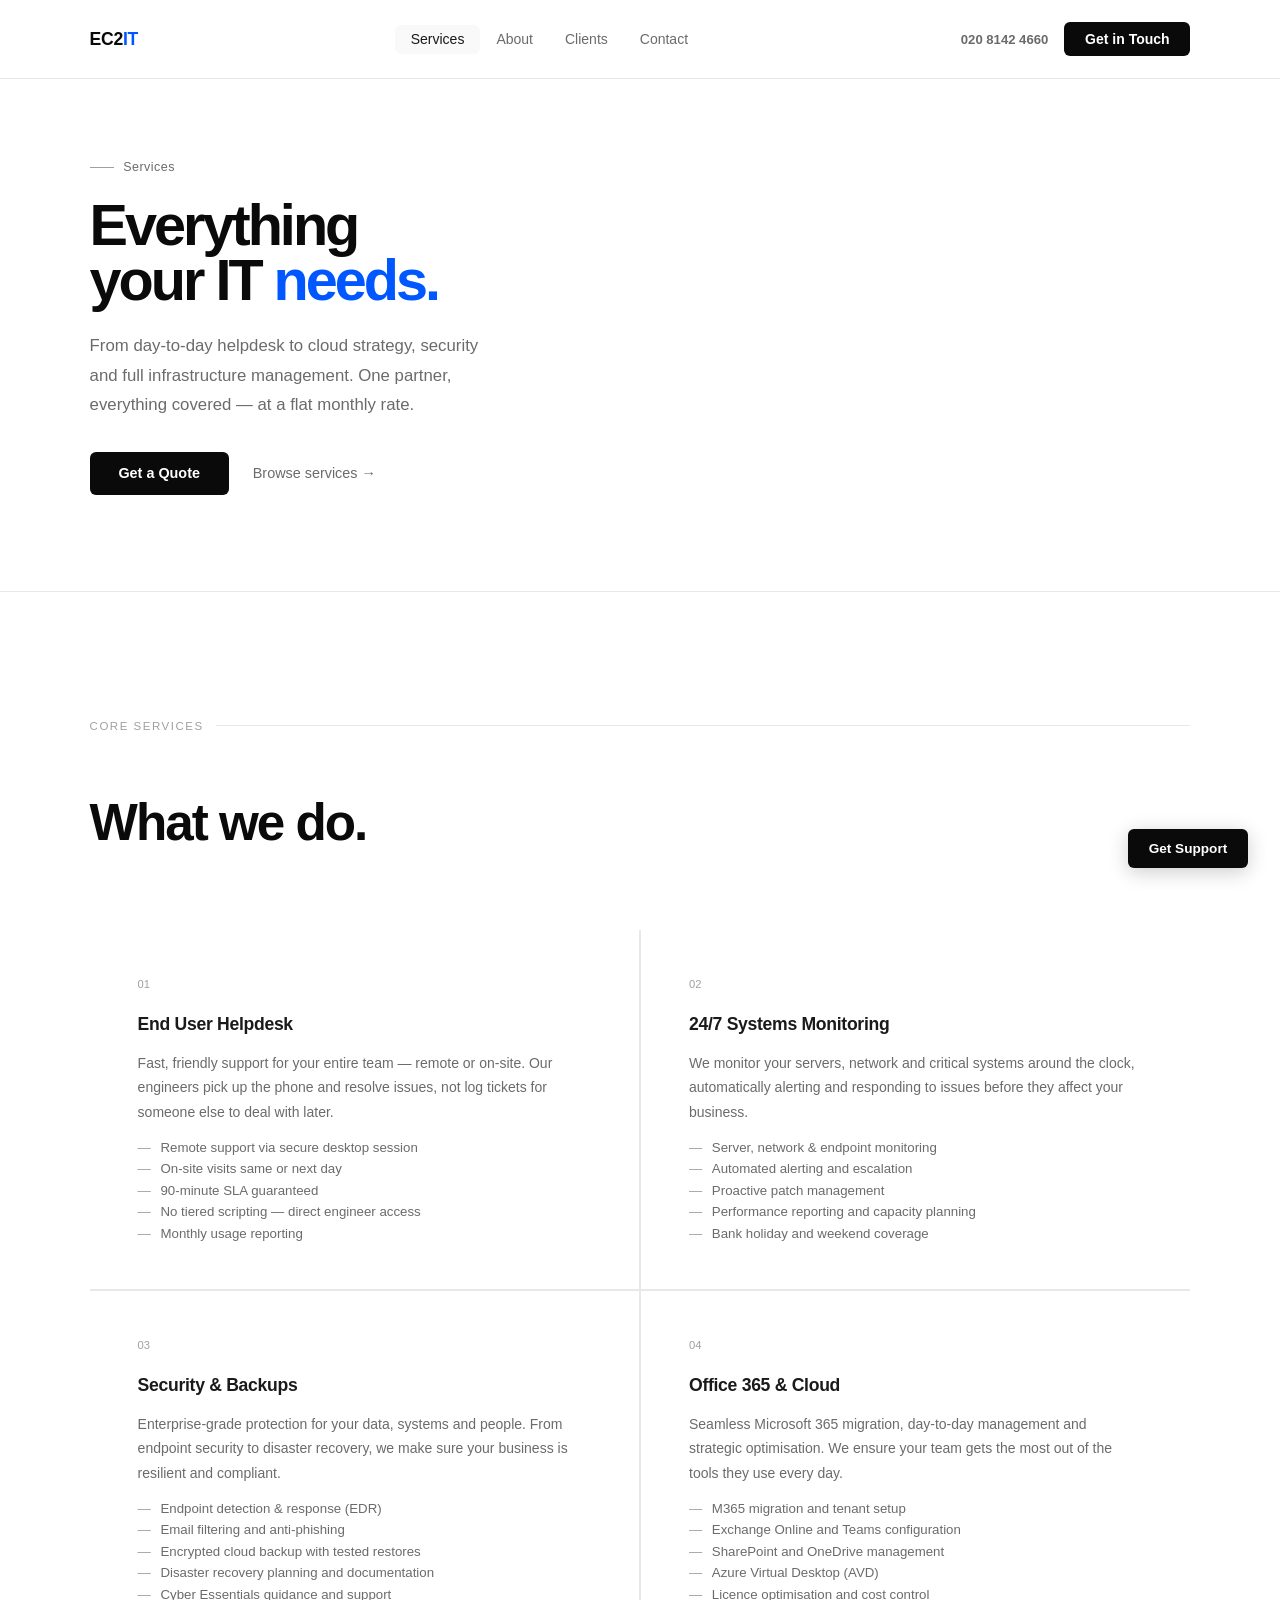
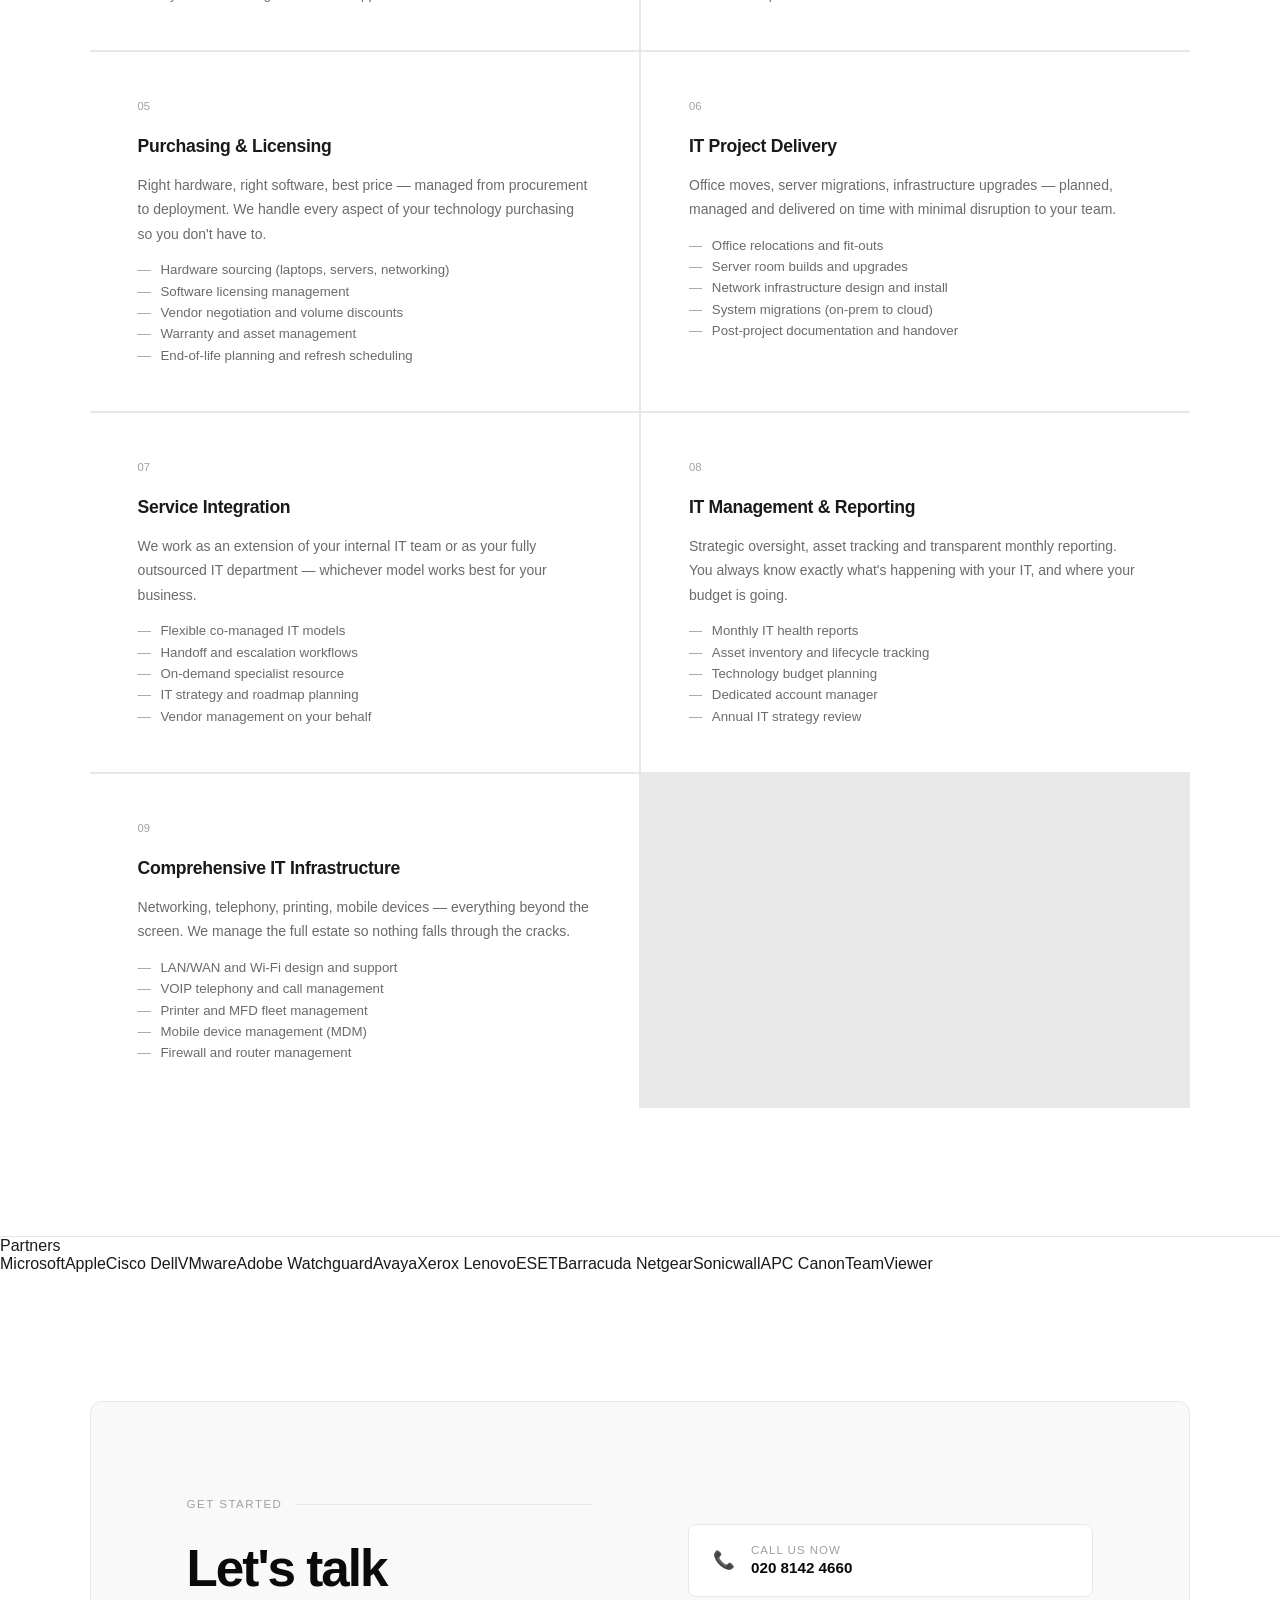
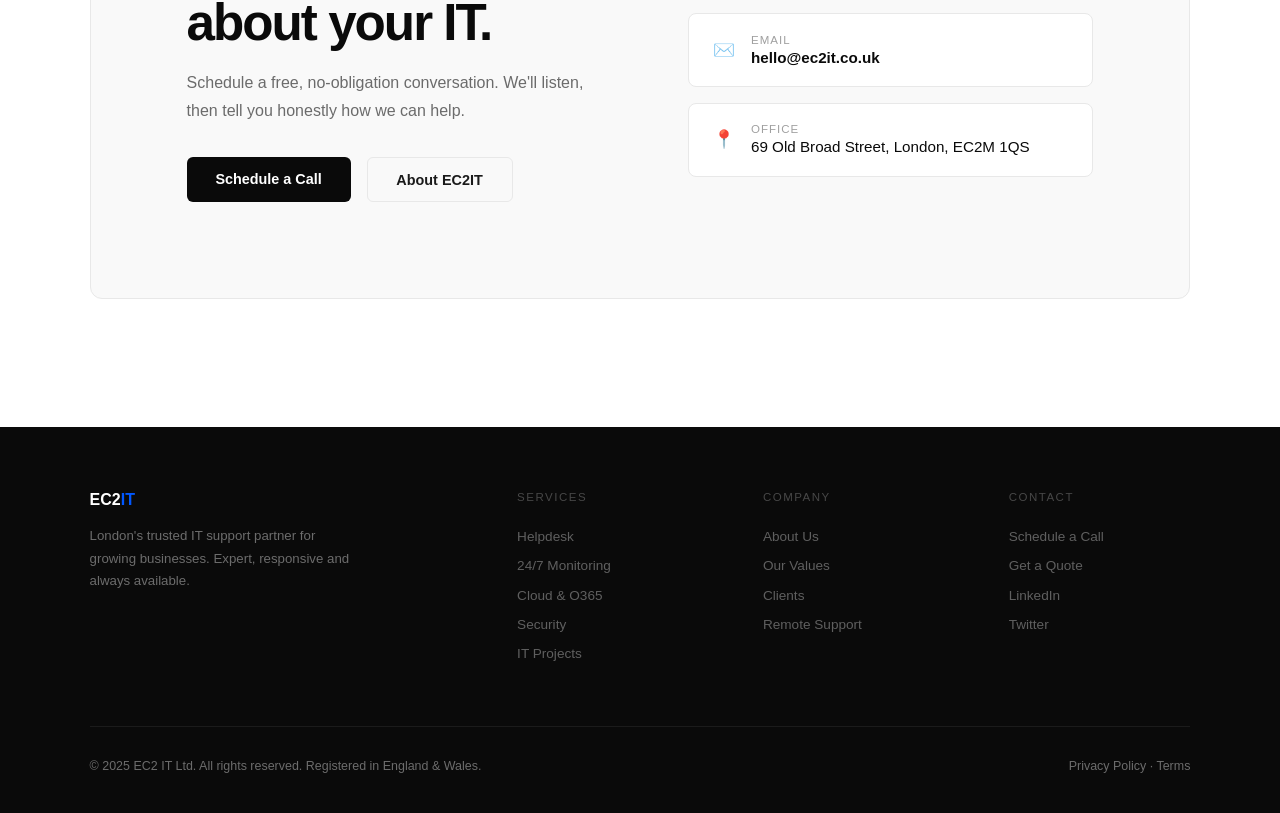
<file: services.html>
<!DOCTYPE html>
<html lang="en">
<head>
  <meta charset="UTF-8" />
  <meta name="viewport" content="width=device-width, initial-scale=1.0" />
  <title>Services – EC2IT London IT Support</title>
  <meta name="description" content="Full-spectrum IT services for London businesses — helpdesk, 24/7 monitoring, cloud, security, projects and more. One partner, everything covered." />
  <meta name="robots" content="index, follow" />
  <link rel="canonical" href="https://ec2it.co.uk/services.html" />

  <!-- Security meta tags -->
  <meta http-equiv="X-Content-Type-Options" content="nosniff" />
  <meta http-equiv="Referrer-Policy" content="strict-origin-when-cross-origin" />
  <meta http-equiv="Permissions-Policy" content="geolocation=(), microphone=(), camera=()" />
  <meta http-equiv="Content-Security-Policy" content="default-src 'self'; script-src 'self'; style-src 'self' 'unsafe-inline' https://fonts.googleapis.com; font-src https://fonts.gstatic.com; img-src 'self' data:; connect-src 'self' https://formspree.io; frame-src 'none'; object-src 'none'; base-uri 'self';" />

  <link rel="preconnect" href="https://fonts.googleapis.com" />
  <link rel="preconnect" href="https://fonts.gstatic.com" crossorigin />
  <link href="https://fonts.googleapis.com/css2?family=Inter:wght@300;400;500;600;700&display=swap" rel="stylesheet" />
  <link rel="stylesheet" href="assets/css/style.css" />
</head>
<body>

  <!-- NAV -->
  <nav>
    <a href="index.html" class="nav-logo">EC2<span>IT</span></a>
    <ul class="nav-center">
      <li><a href="services.html" class="active">Services</a></li>
      <li><a href="about.html">About</a></li>
      <li><a href="index.html#testimonials">Clients</a></li>
      <li><a href="contact.html">Contact</a></li>
    </ul>
    <div class="nav-right">
      <a href="tel:02081424660" class="nav-phone">020 8142 4660</a>
      <a href="contact.html" class="nav-cta">Get in Touch</a>
      <button class="nav-hamburger" aria-label="Toggle menu" aria-expanded="false">
        <span></span><span></span><span></span>
      </button>
    </div>
  </nav>

  <!-- Mobile menu -->
  <nav class="nav-mobile" aria-label="Mobile navigation">
    <a href="index.html">Home</a>
    <a href="services.html">Services</a>
    <a href="about.html">About</a>
    <a href="index.html#testimonials">Clients</a>
    <a href="contact.html">Contact</a>
    <a href="contact.html" class="mobile-cta">Get in Touch →</a>
  </nav>

  <!-- PAGE HERO -->
  <section class="page-hero">
    <div class="hero-eyebrow fi">
      <span class="eyebrow-line"></span>
      Services
    </div>
    <h1 class="fi">Everything<br>your IT <em>needs.</em></h1>
    <p class="hero-p fi">From day-to-day helpdesk to cloud strategy, security and full infrastructure management. One partner, everything covered — at a flat monthly rate.</p>
    <div class="hero-actions fi">
      <a href="contact.html" class="btn-dark">Get a Quote</a>
      <a href="#services-grid" class="btn-link">Browse services →</a>
    </div>
  </section>

  <!-- SERVICES DETAIL -->
  <section class="services-detail" id="services-grid">
    <div class="fi">
      <div class="section-label">Core Services</div>
      <h2>What we do.</h2>
    </div>
    <div class="services-detail-grid">

      <div class="svc-detail-card fi" id="helpdesk">
        <div class="svc-num">01</div>
        <h3>End User Helpdesk</h3>
        <p>Fast, friendly support for your entire team — remote or on-site. Our engineers pick up the phone and resolve issues, not log tickets for someone else to deal with later.</p>
        <ul>
          <li>Remote support via secure desktop session</li>
          <li>On-site visits same or next day</li>
          <li>90-minute SLA guaranteed</li>
          <li>No tiered scripting — direct engineer access</li>
          <li>Monthly usage reporting</li>
        </ul>
      </div>

      <div class="svc-detail-card fi" id="monitoring">
        <div class="svc-num">02</div>
        <h3>24/7 Systems Monitoring</h3>
        <p>We monitor your servers, network and critical systems around the clock, automatically alerting and responding to issues before they affect your business.</p>
        <ul>
          <li>Server, network &amp; endpoint monitoring</li>
          <li>Automated alerting and escalation</li>
          <li>Proactive patch management</li>
          <li>Performance reporting and capacity planning</li>
          <li>Bank holiday and weekend coverage</li>
        </ul>
      </div>

      <div class="svc-detail-card fi" id="security">
        <div class="svc-num">03</div>
        <h3>Security &amp; Backups</h3>
        <p>Enterprise-grade protection for your data, systems and people. From endpoint security to disaster recovery, we make sure your business is resilient and compliant.</p>
        <ul>
          <li>Endpoint detection &amp; response (EDR)</li>
          <li>Email filtering and anti-phishing</li>
          <li>Encrypted cloud backup with tested restores</li>
          <li>Disaster recovery planning and documentation</li>
          <li>Cyber Essentials guidance and support</li>
        </ul>
      </div>

      <div class="svc-detail-card fi" id="cloud">
        <div class="svc-num">04</div>
        <h3>Office 365 &amp; Cloud</h3>
        <p>Seamless Microsoft 365 migration, day-to-day management and strategic optimisation. We ensure your team gets the most out of the tools they use every day.</p>
        <ul>
          <li>M365 migration and tenant setup</li>
          <li>Exchange Online and Teams configuration</li>
          <li>SharePoint and OneDrive management</li>
          <li>Azure Virtual Desktop (AVD)</li>
          <li>Licence optimisation and cost control</li>
        </ul>
      </div>

      <div class="svc-detail-card fi" id="purchasing">
        <div class="svc-num">05</div>
        <h3>Purchasing &amp; Licensing</h3>
        <p>Right hardware, right software, best price — managed from procurement to deployment. We handle every aspect of your technology purchasing so you don't have to.</p>
        <ul>
          <li>Hardware sourcing (laptops, servers, networking)</li>
          <li>Software licensing management</li>
          <li>Vendor negotiation and volume discounts</li>
          <li>Warranty and asset management</li>
          <li>End-of-life planning and refresh scheduling</li>
        </ul>
      </div>

      <div class="svc-detail-card fi" id="projects">
        <div class="svc-num">06</div>
        <h3>IT Project Delivery</h3>
        <p>Office moves, server migrations, infrastructure upgrades — planned, managed and delivered on time with minimal disruption to your team.</p>
        <ul>
          <li>Office relocations and fit-outs</li>
          <li>Server room builds and upgrades</li>
          <li>Network infrastructure design and install</li>
          <li>System migrations (on-prem to cloud)</li>
          <li>Post-project documentation and handover</li>
        </ul>
      </div>

      <div class="svc-detail-card fi" id="integration">
        <div class="svc-num">07</div>
        <h3>Service Integration</h3>
        <p>We work as an extension of your internal IT team or as your fully outsourced IT department — whichever model works best for your business.</p>
        <ul>
          <li>Flexible co-managed IT models</li>
          <li>Handoff and escalation workflows</li>
          <li>On-demand specialist resource</li>
          <li>IT strategy and roadmap planning</li>
          <li>Vendor management on your behalf</li>
        </ul>
      </div>

      <div class="svc-detail-card fi" id="management">
        <div class="svc-num">08</div>
        <h3>IT Management &amp; Reporting</h3>
        <p>Strategic oversight, asset tracking and transparent monthly reporting. You always know exactly what's happening with your IT, and where your budget is going.</p>
        <ul>
          <li>Monthly IT health reports</li>
          <li>Asset inventory and lifecycle tracking</li>
          <li>Technology budget planning</li>
          <li>Dedicated account manager</li>
          <li>Annual IT strategy review</li>
        </ul>
      </div>

      <div class="svc-detail-card fi" id="infrastructure">
        <div class="svc-num">09</div>
        <h3>Comprehensive IT Infrastructure</h3>
        <p>Networking, telephony, printing, mobile devices — everything beyond the screen. We manage the full estate so nothing falls through the cracks.</p>
        <ul>
          <li>LAN/WAN and Wi-Fi design and support</li>
          <li>VOIP telephony and call management</li>
          <li>Printer and MFD fleet management</li>
          <li>Mobile device management (MDM)</li>
          <li>Firewall and router management</li>
        </ul>
      </div>

    </div>
  </section>

  <!-- PARTNERS -->
  <section id="partners">
    <div class="partners-inner fi">
      <span class="partners-label">Partners</span>
      <div class="partners-chips">
        <span class="p-chip">Microsoft</span><span class="p-chip">Apple</span><span class="p-chip">Cisco</span>
        <span class="p-chip">Dell</span><span class="p-chip">VMware</span><span class="p-chip">Adobe</span>
        <span class="p-chip">Watchguard</span><span class="p-chip">Avaya</span><span class="p-chip">Xerox</span>
        <span class="p-chip">Lenovo</span><span class="p-chip">ESET</span><span class="p-chip">Barracuda</span>
        <span class="p-chip">Netgear</span><span class="p-chip">Sonicwall</span><span class="p-chip">APC</span>
        <span class="p-chip">Canon</span><span class="p-chip">TeamViewer</span>
      </div>
    </div>
  </section>

  <!-- CTA -->
  <section id="cta">
    <div class="cta-inner fi">
      <div class="cta-left">
        <div class="section-label" style="margin-bottom:2rem;">Get Started</div>
        <h2>Let's talk<br>about your IT.</h2>
        <p>Schedule a free, no-obligation conversation. We'll listen, then tell you honestly how we can help.</p>
        <div class="cta-actions">
          <a href="contact.html" class="btn-dark">Schedule a Call</a>
          <a href="about.html" class="btn-outline">About EC2IT</a>
        </div>
      </div>
      <div class="cta-right">
        <div class="cta-detail">
          <span class="cta-detail-icon" aria-hidden="true">📞</span>
          <div>
            <div class="cta-detail-label">Call us now</div>
            <a href="tel:02081424660" class="cta-detail-val">020 8142 4660</a>
          </div>
        </div>
        <div class="cta-detail">
          <span class="cta-detail-icon" aria-hidden="true">✉️</span>
          <div>
            <div class="cta-detail-label">Email</div>
            <a href="mailto:hello@ec2it.co.uk" class="cta-detail-val">hello@ec2it.co.uk</a>
          </div>
        </div>
        <div class="cta-detail">
          <span class="cta-detail-icon" aria-hidden="true">📍</span>
          <div>
            <div class="cta-detail-label">Office</div>
            <span class="cta-detail-val" style="font-weight:500;">69 Old Broad Street, London, EC2M 1QS</span>
          </div>
        </div>
      </div>
    </div>
  </section>

  <!-- FOOTER -->
  <footer>
    <div class="footer-top">
      <div>
        <a href="index.html" class="f-logo">EC2<span>IT</span></a>
        <p class="f-desc">London's trusted IT support partner for growing businesses. Expert, responsive and always available.</p>
      </div>
      <div class="footer-col">
        <h4>Services</h4>
        <ul>
          <li><a href="#helpdesk">Helpdesk</a></li>
          <li><a href="#monitoring">24/7 Monitoring</a></li>
          <li><a href="#cloud">Cloud &amp; O365</a></li>
          <li><a href="#security">Security</a></li>
          <li><a href="#projects">IT Projects</a></li>
        </ul>
      </div>
      <div class="footer-col">
        <h4>Company</h4>
        <ul>
          <li><a href="about.html">About Us</a></li>
          <li><a href="about.html#values">Our Values</a></li>
          <li><a href="index.html#testimonials">Clients</a></li>
          <li><a href="contact.html">Remote Support</a></li>
        </ul>
      </div>
      <div class="footer-col">
        <h4>Contact</h4>
        <ul>
          <li><a href="contact.html">Schedule a Call</a></li>
          <li><a href="contact.html">Get a Quote</a></li>
          <li><a href="https://www.linkedin.com/company/ec2it" rel="noopener noreferrer" target="_blank">LinkedIn</a></li>
          <li><a href="https://twitter.com/ec2it" rel="noopener noreferrer" target="_blank">Twitter</a></li>
        </ul>
      </div>
    </div>
    <div class="footer-bottom">
      <p>© 2025 EC2 IT Ltd. All rights reserved. Registered in England &amp; Wales.</p>
      <p><a href="privacy.html">Privacy Policy</a> · <a href="terms.html">Terms</a></p>
    </div>
  </footer>

  <a href="contact.html" class="float-btn">Get Support</a>

  <script src="assets/js/main.js" defer></script>
</body>
</html>
</file>
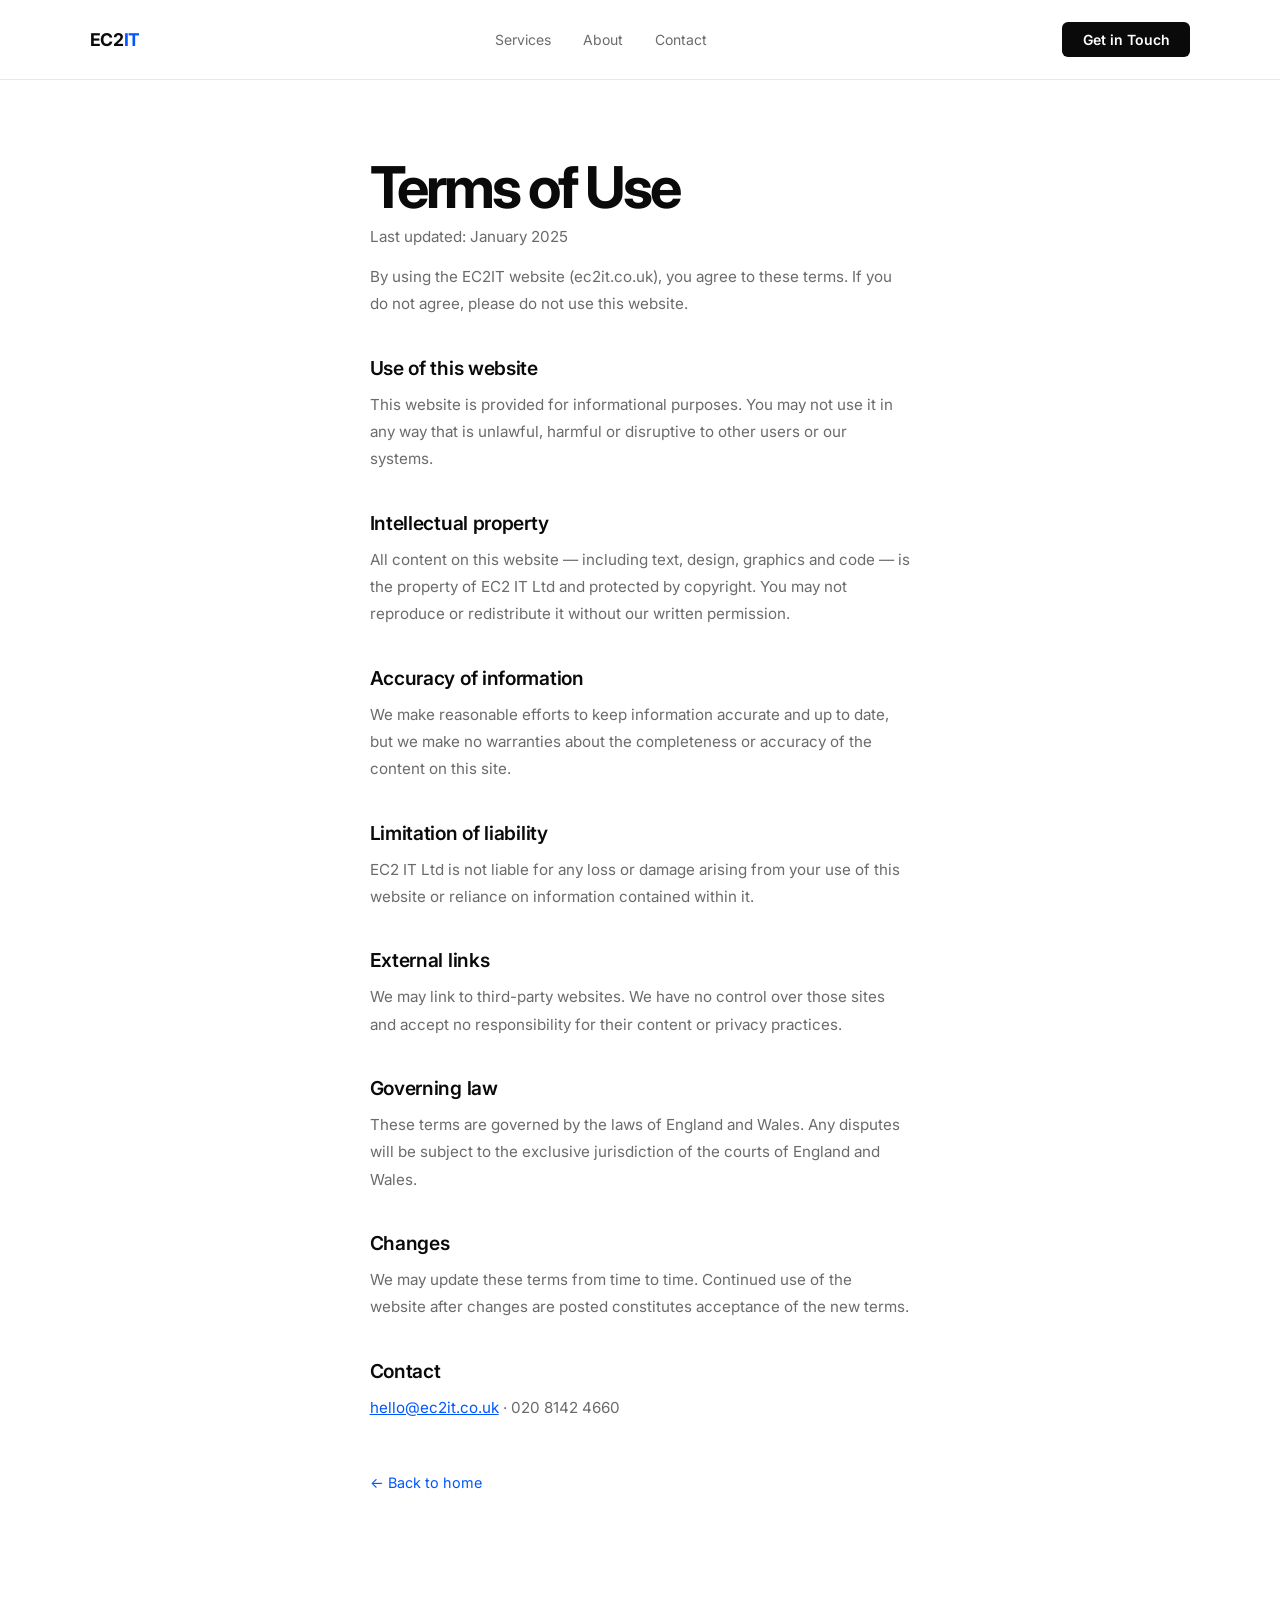
<file: terms.html>
<!DOCTYPE html>
<html lang="en">
<head>
  <meta charset="UTF-8" />
  <meta name="viewport" content="width=device-width, initial-scale=1.0" />
  <title>Terms of Use – EC2IT</title>
  <meta name="robots" content="noindex" />
  <meta http-equiv="X-Content-Type-Options" content="nosniff" />
  <meta http-equiv="Referrer-Policy" content="strict-origin-when-cross-origin" />
  <link rel="preconnect" href="https://fonts.googleapis.com" />
  <link rel="preconnect" href="https://fonts.gstatic.com" crossorigin />
  <link href="https://fonts.googleapis.com/css2?family=Inter:wght@400;500;600;700&display=swap" rel="stylesheet" />
  <link rel="stylesheet" href="assets/css/style.css" />
  <style>
    .legal-page { max-width: 720px; margin: 0 auto; padding: 10rem 7% 6rem; }
    .legal-page h1 { margin-bottom: 0.5rem; }
    .legal-date { font-size: 0.82rem; color: var(--light); margin-bottom: 3rem; }
    .legal-page h2 { font-size: 1.2rem; font-weight: 600; letter-spacing: -0.3px; margin: 2.5rem 0 0.8rem; }
    .legal-page p, .legal-page li { font-size: 0.95rem; color: var(--sub); line-height: 1.8; margin-bottom: 0.8rem; }
    .legal-page ul { padding-left: 1.5rem; }
    .legal-page a { color: var(--accent); }
  </style>
</head>
<body>
  <nav>
    <a href="index.html" class="nav-logo">EC2<span>IT</span></a>
    <ul class="nav-center">
      <li><a href="services.html">Services</a></li>
      <li><a href="about.html">About</a></li>
      <li><a href="contact.html">Contact</a></li>
    </ul>
    <div class="nav-right">
      <a href="contact.html" class="nav-cta">Get in Touch</a>
    </div>
  </nav>

  <div class="legal-page">
    <h1>Terms of Use</h1>
    <p class="legal-date">Last updated: January 2025</p>

    <p>By using the EC2IT website (ec2it.co.uk), you agree to these terms. If you do not agree, please do not use this website.</p>

    <h2>Use of this website</h2>
    <p>This website is provided for informational purposes. You may not use it in any way that is unlawful, harmful or disruptive to other users or our systems.</p>

    <h2>Intellectual property</h2>
    <p>All content on this website — including text, design, graphics and code — is the property of EC2 IT Ltd and protected by copyright. You may not reproduce or redistribute it without our written permission.</p>

    <h2>Accuracy of information</h2>
    <p>We make reasonable efforts to keep information accurate and up to date, but we make no warranties about the completeness or accuracy of the content on this site.</p>

    <h2>Limitation of liability</h2>
    <p>EC2 IT Ltd is not liable for any loss or damage arising from your use of this website or reliance on information contained within it.</p>

    <h2>External links</h2>
    <p>We may link to third-party websites. We have no control over those sites and accept no responsibility for their content or privacy practices.</p>

    <h2>Governing law</h2>
    <p>These terms are governed by the laws of England and Wales. Any disputes will be subject to the exclusive jurisdiction of the courts of England and Wales.</p>

    <h2>Changes</h2>
    <p>We may update these terms from time to time. Continued use of the website after changes are posted constitutes acceptance of the new terms.</p>

    <h2>Contact</h2>
    <p><a href="mailto:hello@ec2it.co.uk">hello@ec2it.co.uk</a> · 020 8142 4660</p>

    <p style="margin-top:3rem;"><a href="index.html" class="btn-link">← Back to home</a></p>
  </div>

  <script src="assets/js/main.js" defer></script>
</body>
</html>
</file>
<file: assets/css/style.css>
/* ════════════════════════════════════════════
   3D DATA CENTRE LOADER
════════════════════════════════════════════ */
#site-loader {
  position: fixed; inset: 0; z-index: 9999;
  background: #020408;
  overflow: hidden;
}

/* Three.js canvas fills the loader */
#loader-canvas {
  position: absolute; inset: 0;
  display: block;
  width: 100% !important;
  height: 100% !important;
}

/* Cinematic radial vignette */
.loader-vignette {
  position: absolute; inset: 0;
  background: radial-gradient(ellipse at 50% 50%, transparent 45%, rgba(0,0,0,0.72) 100%);
  pointer-events: none;
  z-index: 1;
}

/* Text overlay layer */
#loader-overlay {
  position: absolute; inset: 0;
  display: flex; align-items: center; justify-content: center;
  z-index: 2;
  pointer-events: none;
}

/* Individual text cards */
.lt-card {
  position: absolute;
  text-align: center;
  font-family: 'Inter', sans-serif;
  font-size: clamp(2rem, 5.5vw, 5.2rem);
  font-weight: 700;
  color: #ffffff;
  letter-spacing: -0.04em;
  line-height: 1.05;
  white-space: nowrap;
  text-shadow: 0 0 80px rgba(0,87,255,0.5), 0 2px 40px rgba(0,0,0,0.8);
  opacity: 0;
  transform: translateY(18px);
  transition: opacity 0.55s cubic-bezier(0.4, 0, 0.2, 1),
              transform 0.55s cubic-bezier(0.4, 0, 0.2, 1);
  pointer-events: none;
}
.lt-card.lt-visible {
  opacity: 1;
  transform: translateY(0);
}

/* Brand card (last card) */
.lt-brand {
  font-size: 1rem;
  line-height: 1;
  display: flex;
  flex-direction: column;
  align-items: center;
  gap: 0;
}
.lt-wordmark {
  font-size: clamp(3rem, 8vw, 6.5rem);
  font-weight: 700;
  letter-spacing: -0.05em;
  color: #ffffff;
  line-height: 1;
}
.lt-wordmark span { color: #0057ff; }
.lt-sub {
  font-family: 'Inter', sans-serif;
  font-size: 0.72rem;
  font-weight: 500;
  color: rgba(255,255,255,0.35);
  letter-spacing: 0.2em;
  text-transform: uppercase;
  margin-top: 1.1rem;
}

/* Thin blue progress line */
.loader-progress-wrap {
  position: absolute; bottom: 0; left: 0; right: 0;
  height: 2px;
  background: rgba(255,255,255,0.06);
  z-index: 3;
}
.loader-progress {
  height: 100%;
  width: 0%;
  background: #0057ff;
  transition: none; /* JS-driven */
}

/* Skip hint fades in after 2s */
.loader-skip-hint {
  position: absolute;
  bottom: 1.8rem;
  left: 50%;
  transform: translateX(-50%);
  font-family: 'Inter', sans-serif;
  font-size: 0.65rem;
  color: rgba(255,255,255,0.2);
  letter-spacing: 0.14em;
  text-transform: uppercase;
  z-index: 3;
  pointer-events: none;
  opacity: 0;
  animation: hint-fade-in 0.5s ease 2.2s forwards;
}
@keyframes hint-fade-in { to { opacity: 1; } }

/* Page reveal: content starts slightly small then zooms to full scale */
#page-wrap {
  transform-origin: center top;
}

/* ════════════════════════════════════════════
   TERMINAL EASTER EGG
════════════════════════════════════════════ */
#ec2-terminal {
  position: fixed; bottom: 5rem; right: 2rem; z-index: 9000;
  width: clamp(320px, 38vw, 520px);
  background: #0f1117;
  border-radius: 10px;
  border: 1px solid rgba(255,255,255,0.1);
  box-shadow: 0 24px 60px rgba(0,0,0,0.5);
  font-family: 'Courier New', Courier, monospace;
  font-size: 0.82rem;
  display: none;
  flex-direction: column;
  overflow: hidden;
  transform: translateY(12px) scale(0.97);
  opacity: 0;
  transition: opacity 0.2s ease, transform 0.2s ease;
}
#ec2-terminal.open {
  display: flex;
  opacity: 1;
  transform: none;
}

.term-bar {
  background: #1c1f26;
  padding: 0.65rem 1rem;
  display: flex; align-items: center; gap: 0.75rem;
  border-bottom: 1px solid rgba(255,255,255,0.07);
  flex-shrink: 0;
}
.term-dots { display: flex; gap: 6px; }
.term-dots span { width: 12px; height: 12px; border-radius: 50%; background: #3a3a3a; }
.term-dots span:nth-child(1) { background: #ff5f57; }
.term-dots span:nth-child(2) { background: #febc2e; }
.term-dots span:nth-child(3) { background: #28c840; }
.term-title { flex: 1; text-align: center; font-family: 'Inter', sans-serif; font-size: 0.72rem; color: rgba(255,255,255,0.3); letter-spacing: 0.3px; }
.term-close { background: none; border: none; color: rgba(255,255,255,0.3); cursor: pointer; font-size: 0.9rem; padding: 0 0.2rem; transition: color 0.2s; }
.term-close:hover { color: rgba(255,255,255,0.7); }

.term-output {
  padding: 1rem 1.2rem; max-height: 260px;
  overflow-y: auto; flex: 1;
  scrollbar-width: thin; scrollbar-color: #2a2a2a #0f1117;
}
.term-output::-webkit-scrollbar { width: 4px; }
.term-output::-webkit-scrollbar-thumb { background: #2a2a2a; }

.term-line {
  color: #c8f5c8; line-height: 1.7; white-space: pre-wrap;
  margin-bottom: 0.1rem;
}
.term-line.term-cmd-line { color: rgba(255,255,255,0.5); margin-top: 0.6rem; }

.t-prompt { color: #0057ff; font-weight: bold; margin-right: 0.5rem; }
.t-ok { color: #00e5a0; }
.t-err { color: #ff5f57; }
.t-dim { color: rgba(255,255,255,0.25); }
.t-cmd { color: #febc2e; }

.term-input-row {
  display: flex; align-items: center; gap: 0.5rem;
  padding: 0.7rem 1.2rem;
  border-top: 1px solid rgba(255,255,255,0.07);
  flex-shrink: 0;
}
.term-input {
  flex: 1; background: none; border: none; outline: none;
  color: #c8f5c8; font-family: 'Courier New', Courier, monospace;
  font-size: 0.82rem; caret-color: #0057ff;
}
.term-input::placeholder { color: rgba(255,255,255,0.15); }

/* Hint button */
.term-hint {
  position: fixed; bottom: 2rem; right: 2rem; z-index: 9001;
  width: 38px; height: 38px; border-radius: 6px;
  background: #0a0a0a; border: 1px solid #2a2a2a;
  color: rgba(255,255,255,0.25); font-family: 'Courier New', monospace;
  font-size: 1.1rem; font-weight: bold; cursor: pointer;
  display: flex; align-items: center; justify-content: center;
  transition: background 0.2s, color 0.2s, border-color 0.2s;
  user-select: none;
}
.term-hint:hover { background: #1a1a1a; color: rgba(255,255,255,0.6); border-color: #3a3a3a; }

/* ── RESET & ROOT ── */
*, *::before, *::after { box-sizing: border-box; margin: 0; padding: 0; }

/* ════════ LIGHT THEME (default) ════════ */
:root {
  --black:   #0a0a0a;
  --text:    #1a1a1a;
  --sub:     #6b6b6b;
  --light:   #a0a0a0;
  --border:  #e8e8e8;
  --off:     #f9f9f9;
  --white:   #ffffff;
  --accent:  #0057ff;
  --nav-bg:  rgba(255,255,255,0.92);
  --scrollbar-track: #ffffff;
  --promise-bg: #ffffff;
}

/* ════════ DARK THEME ════════ */
[data-theme="dark"] {
  --black:   #f0f0f0;
  --text:    #e8e8e8;
  --sub:     #8a8a8a;
  --light:   #606060;
  --border:  #2a2a2a;
  --off:     #111116;
  --white:   #0c0c10;
  --accent:  #4d8aff;
  --nav-bg:  rgba(10,10,16,0.92);
  --scrollbar-track: #0c0c10;
  --promise-bg: #13131a;
}

/* ════════ THEME TRANSITION ════════ */
body, nav, section, footer, .promise-panel,
.pp-list, .pp-footer, .pp-stats, .svc,
.faq-item, .t-card, .faq-btn, .faq-answer {
  transition: background-color 0.3s ease, color 0.3s ease,
              border-color 0.3s ease;
}

html { scroll-behavior: smooth; }
body {
  font-family: 'Inter', sans-serif;
  background: var(--white);
  color: var(--text);
  overflow-x: hidden;
}

/* ── SCROLLBAR ── */
::-webkit-scrollbar { width: 5px; }
::-webkit-scrollbar-track { background: var(--scrollbar-track); }
::-webkit-scrollbar-thumb { background: var(--border); border-radius: 3px; }

/* ── THEME TOGGLE BUTTON ── */
.theme-toggle {
  width: 36px; height: 36px;
  border-radius: 50%;
  border: 1px solid var(--border);
  background: var(--off);
  color: var(--sub);
  cursor: pointer;
  display: flex; align-items: center; justify-content: center;
  font-size: 1rem;
  transition: background 0.2s, border-color 0.2s, color 0.2s;
  flex-shrink: 0;
}
.theme-toggle:hover { background: var(--border); color: var(--text); }
/* Show correct icon per theme */
.theme-toggle .icon-moon { display: block; }
.theme-toggle .icon-sun  { display: none; }
[data-theme="dark"] .theme-toggle .icon-moon { display: none; }
[data-theme="dark"] .theme-toggle .icon-sun  { display: block; }

/* ── NAV ── */
nav {
  position: fixed; top: 0; left: 0; right: 0; z-index: 200;
  display: flex; align-items: center; justify-content: space-between;
  padding: 1.4rem 7%;
  background: var(--nav-bg);
  backdrop-filter: blur(12px);
  -webkit-backdrop-filter: blur(12px);
  border-bottom: 1px solid var(--border);
  transition: box-shadow 0.3s, background-color 0.3s, border-color 0.3s;
}
nav.scrolled { box-shadow: 0 2px 16px rgba(0,0,0,0.06); }

.nav-logo {
  font-size: 1.1rem; font-weight: 700; letter-spacing: -0.3px;
  color: var(--black); text-decoration: none;
}
.nav-logo span { color: var(--accent); }

.nav-center {
  display: flex; gap: 0; list-style: none;
}
.nav-center a {
  color: var(--sub); text-decoration: none; font-size: 0.875rem;
  padding: 0.4rem 1rem; border-radius: 6px;
  transition: color 0.2s, background 0.2s;
}
.nav-center a:hover, .nav-center a.active { color: var(--text); background: var(--off); }

.nav-right { display: flex; align-items: center; gap: 1rem; }
.nav-phone {
  font-size: 0.82rem; font-weight: 600; color: var(--sub);
  text-decoration: none; transition: color 0.2s;
}
.nav-phone:hover { color: var(--text); }
.nav-cta {
  font-size: 0.875rem; font-weight: 600; color: var(--white);
  background: var(--black); padding: 0.55rem 1.3rem; border-radius: 6px;
  text-decoration: none; transition: opacity 0.2s;
}
.nav-cta:hover { opacity: 0.8; }

/* Hamburger */
.nav-hamburger {
  display: none; flex-direction: column; gap: 5px;
  background: none; border: none; cursor: pointer; padding: 4px;
}
.nav-hamburger span {
  display: block; width: 22px; height: 2px;
  background: var(--black); border-radius: 2px;
  transition: transform 0.3s, opacity 0.3s;
}
.nav-hamburger.open span:nth-child(1) { transform: translateY(7px) rotate(45deg); }
.nav-hamburger.open span:nth-child(2) { opacity: 0; }
.nav-hamburger.open span:nth-child(3) { transform: translateY(-7px) rotate(-45deg); }

/* Mobile menu */
.nav-mobile {
  display: none; position: fixed; top: 0; left: 0; right: 0; bottom: 0;
  background: var(--white); z-index: 199; padding: 6rem 7% 3rem;
  flex-direction: column; gap: 0;
}
.nav-mobile.open { display: flex; }
.nav-mobile a {
  color: var(--text); text-decoration: none; font-size: 1.5rem; font-weight: 600;
  padding: 1.2rem 0; border-bottom: 1px solid var(--border);
  letter-spacing: -0.5px; transition: color 0.2s;
}
.nav-mobile a:hover { color: var(--accent); }
.nav-mobile .mobile-cta {
  margin-top: 2rem; text-align: center; padding: 1rem;
  background: var(--black); color: var(--white) !important;
  border-radius: 8px; border-bottom: none !important;
  font-size: 1rem !important;
}

/* ── COMMON ── */
.section-label {
  font-size: 0.72rem; font-weight: 500; letter-spacing: 1.5px;
  text-transform: uppercase; color: var(--light); margin-bottom: 4rem;
  display: flex; align-items: center; gap: 0.8rem;
}
.section-label::after { content: ''; flex: 1; height: 1px; background: var(--border); }

h2 {
  font-size: clamp(2rem, 4vw, 3.5rem); font-weight: 700;
  letter-spacing: -2px; line-height: 1.05; color: var(--black);
}
h2 em { font-style: normal; color: var(--accent); }

.sub-text {
  font-size: 1rem; color: var(--sub); line-height: 1.75; max-width: 440px;
}

.btn-dark {
  display: inline-block; padding: 0.85rem 1.8rem; border-radius: 6px;
  background: var(--black); color: var(--white); font-weight: 600;
  font-size: 0.9rem; text-decoration: none; transition: opacity 0.2s;
  border: none; cursor: pointer; font-family: inherit;
}
.btn-dark:hover { opacity: 0.75; }

.btn-outline {
  display: inline-block; padding: 0.85rem 1.8rem; border-radius: 6px;
  background: transparent; color: var(--text); font-weight: 600;
  font-size: 0.9rem; text-decoration: none; border: 1px solid var(--border);
  transition: border-color 0.2s, background 0.2s;
}
.btn-outline:hover { border-color: #c0c0c0; background: var(--off); }

.btn-link {
  font-size: 0.9rem; color: var(--sub); text-decoration: none;
  display: inline-flex; align-items: center; gap: 0.4rem; transition: color 0.2s;
}
.btn-link:hover { color: var(--text); }

/* ── HERO (index) ── */
#hero {
  min-height: 100vh;
  display: grid;
  grid-template-columns: 1fr 1fr;
  gap: 5rem;
  padding: 9rem 7% 6rem;
  border-bottom: 1px solid var(--border);
  align-items: center;
  position: relative;
  overflow: hidden;
}
/* Network map canvas — sits behind everything in hero */
#network-canvas {
  position: absolute;
  inset: 0;
  z-index: 0;
  pointer-events: none;
}

/* Keep hero text above canvas and ambulance */
.hero-inner { position: relative; z-index: 2; }

/* ── IT AMBULANCE ───────────────────────── */
.hero-ambulance {
  position: absolute;
  bottom: 30px;
  left: 0;
  width: 100%;
  pointer-events: none;
  z-index: 1;
}
/* Inner wrapper — JS moves this so badge + SVG travel as one unit */
.amb-vehicle {
  position: relative;
  display: inline-block;
  line-height: 0;
  will-change: transform;
}
.ambulance-svg {
  display: block;
  width: 320px;
  height: auto;
  opacity: 0.54;
}
[data-theme="dark"] .ambulance-svg { opacity: 0.32; }

/* ── Falling ticket notification ─────────────────── */
#amb-ticket {
  position: absolute;
  display: none;           /* JS switches to flex when active */
  align-items: center;
  gap: 7px;
  background: rgba(255,255,255,0.96);
  backdrop-filter: blur(8px);
  -webkit-backdrop-filter: blur(8px);
  border: 1.5px solid rgba(0,87,255,0.20);
  border-radius: 12px;
  padding: 6px 12px 6px 7px;
  font-size: 11px;
  font-weight: 700;
  font-family: system-ui, -apple-system, sans-serif;
  color: #0057ff;
  white-space: nowrap;
  box-shadow: 0 6px 24px rgba(0,87,255,0.18), 0 2px 8px rgba(0,0,0,0.08);
  pointer-events: none;
  z-index: 5;
  /* JS sets left/top; this keeps the origin at visual centre */
  transform: translate(-50%, -50%);
  letter-spacing: 0.3px;
  will-change: left, top, transform;
}
/* Cloud icon — solid circle with '!' */
.atk-icon {
  width: 18px; height: 18px;
  background: #ff3b30;
  border-radius: 50%;
  display: flex; align-items: center; justify-content: center;
  flex-shrink: 0;
}
.atk-icon::after {
  content: '!';
  color: #fff;
  font-size: 11px;
  font-weight: 900;
  line-height: 1;
}
[data-theme="dark"] #amb-ticket {
  background: rgba(22,24,36,0.92);
  border-color: rgba(77,138,255,0.3);
  color: #4d8aff;
}

/* ── Stickman helper ─────────────────────────── */
#kick-stickman {
  position: absolute;
  display: none;
  z-index: 6;
  pointer-events: none;
  color: var(--accent, #0057ff);
  will-change: left, top, transform;
  transform: translate(-50%, -100%);   /* anchor at feet */
}
.stk-svg { width: 28px; height: 42px; }

/* Kick animation */
@keyframes stk-appear {
  0%   { opacity: 0; transform: translate(-50%, -100%) scale(0.3); }
  50%  { opacity: 1; transform: translate(-50%, -100%) scale(1.1); }
  100% { opacity: 1; transform: translate(-50%, -100%) scale(1); }
}
@keyframes stk-kick {
  0%   { transform: rotate(0deg); }
  40%  { transform: rotate(-45deg); }
  60%  { transform: rotate(30deg); }
  100% { transform: rotate(0deg); }
}
@keyframes stk-vanish {
  0%   { opacity: 1; transform: translate(-50%, -100%) scale(1); }
  100% { opacity: 0; transform: translate(-50%, -100%) translateY(-20px) scale(0.3); }
}
#kick-stickman.stk-enter { animation: stk-appear 0.3s ease-out forwards; }
#kick-stickman.stk-active .stk-kick-leg { transform-origin: 20px 36px; animation: stk-kick 0.35s ease-in-out forwards; }
#kick-stickman.stk-leave { animation: stk-vanish 0.3s ease-in forwards; }

[data-theme="dark"] #kick-stickman { color: #4d8aff; }

/* Smoke phase control — JS sets amb-slow/alert/fast class on .hero-ambulance */
.amb-smoke-heavy { opacity: 0; transition: opacity 0.35s ease; }
.amb-smoke-light { opacity: 1; transition: opacity 0.35s ease; }
.hero-ambulance.amb-fast .amb-smoke-heavy { opacity: 1; }
.hero-ambulance.amb-fast .amb-smoke-light { opacity: 0; }

/* Beacon: normal slow alternating flash */
.amb-beacon-l  { animation: amb-fl  0.55s ease-in-out infinite; }
.amb-beacon-r  { animation: amb-fr  0.55s ease-in-out infinite; }
.amb-beacon-m  { animation: amb-fr  0.55s ease-in-out infinite; }
.amb-beacon-r2 { animation: amb-fl  0.55s ease-in-out infinite; }
/* Fast phase — beacons strobe quicker */
.hero-ambulance.amb-fast .amb-beacon-l  { animation-duration: 0.22s; }
.hero-ambulance.amb-fast .amb-beacon-r  { animation-duration: 0.22s; }
.hero-ambulance.amb-fast .amb-beacon-m  { animation-duration: 0.22s; }
.hero-ambulance.amb-fast .amb-beacon-r2 { animation-duration: 0.22s; }
@keyframes amb-fl {
  0%, 49%   { opacity: 1;   }
  50%, 100% { opacity: 0.08; }
}
@keyframes amb-fr {
  0%, 49%   { opacity: 0.08; }
  50%, 100% { opacity: 1;    }
}

@media (max-width: 600px) {
  .ambulance-svg { width: 210px; opacity: 0.38; }
}

.hero-inner { }
.hero-eyebrow {
  font-size: 0.78rem; font-weight: 500; color: var(--sub);
  letter-spacing: 0.5px; margin-bottom: 2rem;
  display: flex; align-items: center; gap: 0.6rem;
}
.eyebrow-line { width: 24px; height: 1px; background: var(--light); }
h1 {
  font-size: clamp(2.8rem, 4.5vw, 5rem); font-weight: 700;
  letter-spacing: -3px; line-height: 0.95;
  color: var(--black); margin-bottom: 2rem;
}
h1 em { font-style: normal; color: var(--accent); }
.h1-line { display: inline-block; }
.hero-p {
  font-size: 1.05rem; color: var(--sub); line-height: 1.75;
  max-width: 420px; margin-bottom: 3rem; font-weight: 400;
}
.hero-actions { display: flex; align-items: center; gap: 1.5rem; flex-wrap: wrap; }

/* ── PROMISE PANEL ── */
.promise-panel {
  background: var(--promise-bg);
  border-radius: 16px;
  border: 1px solid var(--border);
  box-shadow: 0 8px 48px rgba(0,0,0,0.10);
  overflow: hidden;
  /* Fixed floating card — always visible while scrolling */
  position: fixed;
  right: 3.5%;
  top: 50%;
  transform: translateY(-50%);
  width: 330px;
  z-index: 200;
  pointer-events: auto;
  will-change: transform;
  backface-visibility: hidden;
  transition: transform 0.5s cubic-bezier(0.16,1,0.3,1), box-shadow 0.5s ease;
}
.promise-panel::before {
  content: '';
  position: absolute; top: 0; left: 0; right: 0; height: 4px;
  background: linear-gradient(90deg, var(--accent) 0%, #5b8fff 50%, var(--accent) 100%);
  background-size: 200% 100%;
  animation: panel-shimmer 3s linear infinite;
}
@keyframes panel-shimmer {
  0%   { background-position: 100% 0; }
  100% { background-position: -100% 0; }
}

/* Three key metrics */
.pp-stats {
  display: flex;
  align-items: stretch;
  padding: 2.4rem 2rem 2rem;
  gap: 0;
}
.pp-stat {
  flex: 1;
  text-align: center;
  padding: 0.6rem 0.4rem;
  border-radius: 12px;
  transition: background 0.2s, transform 0.2s;
  cursor: default;
}
.pp-stat:hover {
  background: rgba(0,87,255,0.05);
  transform: translateY(-2px);
}
.pp-stat-divider {
  width: 1px;
  background: var(--border);
  margin: 0.6rem 0;
  align-self: stretch;
}
.pp-stat-num {
  font-size: clamp(3.4rem, 5.5vw, 5rem);
  font-weight: 800;
  line-height: 1;
  letter-spacing: -0.04em;
  background: linear-gradient(135deg, var(--accent) 0%, #5b8fff 100%);
  -webkit-background-clip: text;
  -webkit-text-fill-color: transparent;
  background-clip: text;
  filter: drop-shadow(0 0 12px rgba(0,87,255,0.22));
}
.pp-stat-num span, .pp-unit {
  font-size: 1.3rem;
  font-weight: 700;
  margin-left: 2px;
  letter-spacing: 0;
  vertical-align: baseline;
  background: linear-gradient(135deg, var(--accent) 0%, #5b8fff 100%);
  -webkit-background-clip: text;
  -webkit-text-fill-color: transparent;
  background-clip: text;
}
.pp-stat-label {
  font-size: 0.72rem;
  font-weight: 600;
  color: var(--sub);
  letter-spacing: 0.08em;
  text-transform: uppercase;
  margin-top: 0.6rem;
}

.pp-divider {
  height: 1px;
  background: var(--border);
  margin: 0 2rem;
}

/* Promises list */
.pp-list {
  list-style: none;
  margin: 0;
  padding: 1.4rem 2rem 1.6rem;
  display: flex;
  flex-direction: column;
  gap: 1.1rem;
}
.pp-item {
  display: flex;
  align-items: flex-start;
  gap: 1rem;
}
.pp-check {
  width: 22px; height: 22px;
  border-radius: 50%;
  background: rgba(0,87,255,0.08);
  color: var(--accent);
  font-size: 0.68rem;
  font-weight: 800;
  display: flex; align-items: center; justify-content: center;
  flex-shrink: 0;
  margin-top: 1px;
}
.pp-item strong {
  display: block;
  font-size: 0.9rem;
  font-weight: 600;
  color: var(--text);
  line-height: 1.3;
  margin-bottom: 0.2rem;
}
.pp-item span {
  font-size: 0.8rem;
  color: var(--sub);
  line-height: 1.5;
}

.pp-footer {
  padding: 1rem 2rem 1.4rem;
  border-top: 1px solid var(--border);
}
.pp-trust {
  font-size: 0.72rem;
  color: var(--light);
  font-weight: 500;
  letter-spacing: 0.03em;
}

/* ── SERVICES ── */
#services { padding: 8rem 7%; border-bottom: 1px solid var(--border); }
.services-head {
  display: grid; grid-template-columns: 1fr 1fr;
  gap: 4rem; align-items: end; margin-bottom: 5rem;
}
.svc-grid { display: grid; grid-template-columns: repeat(3, 1fr); }
.svc {
  padding: 2.5rem; border-top: 1px solid var(--border);
  border-right: 1px solid var(--border); transition: background 0.2s;
  text-decoration: none; color: inherit; display: block;
}
.svc:nth-child(3n) { border-right: none; }
.svc:hover { background: var(--off); }
.svc-num { font-size: 0.7rem; font-weight: 500; color: var(--light); margin-bottom: 2rem; }
.svc h3 { font-size: 1rem; font-weight: 600; margin-bottom: 0.7rem; letter-spacing: -0.3px; }
.svc p { font-size: 0.875rem; color: var(--sub); line-height: 1.65; }

/* ── WHY ── */
#why { padding: 8rem 7%; border-bottom: 1px solid var(--border); background: var(--off); }
.why-layout { display: grid; grid-template-columns: 1fr 1fr; gap: 8rem; align-items: start; }
.why-sticky { position: sticky; top: 8rem; }
.why-list { margin-top: 0; }
.why-item {
  display: grid; grid-template-columns: 1.5rem 1fr; gap: 1.2rem;
  padding: 1.8rem 0; border-bottom: 1px solid var(--border);
}
.why-item:first-child { border-top: 1px solid var(--border); }
.why-n { font-size: 0.75rem; font-weight: 500; color: var(--light); padding-top: 0.2rem; }
.why-item h3 { font-size: 0.97rem; font-weight: 600; margin-bottom: 0.4rem; letter-spacing: -0.2px; }
.why-item p { font-size: 0.875rem; color: var(--sub); line-height: 1.65; }

/* ── TESTIMONIALS ── */
#testimonials { padding: 8rem 7%; border-bottom: 1px solid var(--border); }
.t-head {
  display: grid; grid-template-columns: 1fr 1fr;
  gap: 4rem; align-items: end; margin-bottom: 5rem;
}
.t-grid { display: grid; grid-template-columns: repeat(3, 1fr); gap: 2px; background: var(--border); }
.t-card { background: var(--white); padding: 2.5rem; transition: background 0.2s; }
.t-card:hover { background: var(--off); }
.t-stars { color: var(--black); font-size: 0.7rem; letter-spacing: 3px; margin-bottom: 1.5rem; }
.t-card q {
  font-size: 0.95rem; color: var(--sub); line-height: 1.75;
  display: block; margin-bottom: 2rem; quotes: none;
}
.t-rule { width: 24px; height: 1px; background: var(--border); margin-bottom: 1.5rem; }
.t-name { font-size: 0.85rem; font-weight: 600; color: var(--black); }
.t-co { font-size: 0.78rem; color: var(--light); margin-top: 0.2rem; }

/* ── ABOUT (index preview) ── */
#about-preview { padding: 8rem 7%; border-bottom: 1px solid var(--border); }
.about-layout { display: grid; grid-template-columns: 1fr 1fr; gap: 8rem; align-items: center; }
.about-stats { display: grid; grid-template-columns: 1fr 1fr; gap: 2px; background: var(--border); margin-top: 4rem; }
.stat-box { background: var(--white); padding: 2rem; }
.stat-box:hover { background: var(--off); }
.stat-n { font-size: 2.2rem; font-weight: 700; letter-spacing: -2px; color: var(--black); margin-bottom: 0.3rem; }
.stat-n span { font-size: 1.1rem; }
.stat-l { font-size: 0.8rem; color: var(--light); }

/* ── CLIENT TICKER ── */
#clients-ticker {
  padding: 3.5rem 0 4rem;
  border-bottom: 1px solid var(--border);
}
.ticker-eyebrow {
  display: block;
  text-align: center;
  font-size: 0.72rem;
  font-weight: 500;
  color: var(--light);
  text-transform: uppercase;
  letter-spacing: 0.18em;
  margin: 0 0 2rem 0;
}

/* Outer container — clips overflow + fades edges */
.ticker-wrap {
  position: relative;
  width: 100%;
  overflow: hidden;
}
.ticker-wrap::before,
.ticker-wrap::after {
  content: '';
  position: absolute;
  top: 0; bottom: 0;
  width: 10rem;
  z-index: 2;
  pointer-events: none;
}
.ticker-wrap::before { left: 0;  background: linear-gradient(to right, var(--white) 20%, transparent); }
.ticker-wrap::after  { right: 0; background: linear-gradient(to left,  var(--white) 20%, transparent); }

/* Scrolling track — must be inline-flex so width is content-driven */
.ticker-track {
  display: -webkit-inline-flex;
  display: inline-flex;
  align-items: center;
  flex-wrap: nowrap;
  animation: ticker-scroll 30s linear infinite;
  will-change: transform;
}
.ticker-wrap:hover .ticker-track { animation-play-state: paused; }

@keyframes ticker-scroll {
  0%   { transform: translateX(0); }
  100% { transform: translateX(-50%); }
}

/* Individual pill */
.ticker-logo {
  display: -webkit-inline-flex;
  display: inline-flex;
  align-items: center;
  gap: 0.55rem;
  padding: 0.65rem 1.4rem 0.65rem 0.8rem;
  margin: 0 0.55rem;
  border: 1px solid var(--border);
  border-radius: 100px;
  white-space: nowrap;
  transition: border-color 0.2s, background 0.2s;
  cursor: default;
}
.ticker-logo:hover { border-color: #aaa; background: var(--off); }

/* Monogram badge */
.tl-mark {
  display: -webkit-inline-flex;
  display: inline-flex;
  align-items: center;
  justify-content: center;
  width: 28px;
  height: 28px;
  border-radius: 7px;
  background: var(--accent);
  color: #fff;
  font-size: 0.65rem;
  font-weight: 700;
  letter-spacing: 0;
  flex-shrink: 0;
  line-height: 1;
}

/* Company name */
.tl-name {
  font-size: 0.875rem;
  font-weight: 500;
  color: var(--sub);
  letter-spacing: -0.01em;
}
.ticker-logo:hover .tl-name { color: var(--text); }

@media (prefers-reduced-motion: reduce) {
  .ticker-track { animation: none; }
}

/* ── FAQ ── */
#faq { padding: 8rem 7%; border-bottom: 1px solid var(--border); }
.faq-layout { display: grid; grid-template-columns: 1fr 1.8fr; gap: 8rem; }
.faq-sticky { position: sticky; top: 8rem; }
.faq-sub { font-size: 0.875rem; color: var(--sub); line-height: 1.7; margin-top: 1.5rem; max-width: 260px; }
.faq-item { border-bottom: 1px solid var(--border); }
.faq-item:first-child { border-top: 1px solid var(--border); }
.faq-btn {
  width: 100%; background: none; border: none; color: var(--text);
  padding: 1.5rem 0; text-align: left; font-size: 0.95rem; font-weight: 500;
  cursor: pointer; display: flex; justify-content: space-between; align-items: center;
  gap: 1rem; font-family: inherit; transition: color 0.2s;
}
.faq-btn:hover { color: var(--sub); }
.faq-ic { font-size: 1.2rem; color: var(--light); transition: transform 0.3s; flex-shrink: 0; line-height: 1; }
.faq-item.open .faq-ic { transform: rotate(45deg); color: var(--text); }
.faq-body {
  max-height: 0; overflow: hidden;
  transition: max-height 0.4s ease, padding 0.3s;
  font-size: 0.9rem; color: var(--sub); line-height: 1.8;
}
.faq-item.open .faq-body { max-height: 300px; padding-bottom: 1.5rem; }

/* ── CONTACT SECTION ── */
#contact { padding: 8rem 7%; border-bottom: 1px solid var(--border); }
.contact-layout { display: grid; grid-template-columns: 1fr 1.4fr; gap: 8rem; align-items: start; }
.contact-sticky { position: sticky; top: 8rem; }
.contact-details { display: flex; flex-direction: column; gap: 1rem; margin-top: 3rem; }
.contact-item {
  display: flex; align-items: center; gap: 1rem;
  padding: 1.2rem 1.5rem; border: 1px solid var(--border); border-radius: 8px;
  transition: border-color 0.2s, background 0.2s;
}
.contact-item:hover { border-color: #c0c0c0; background: var(--off); }
.contact-icon { font-size: 1.1rem; flex-shrink: 0; }
.contact-item-label { font-size: 0.72rem; font-weight: 500; color: var(--light); text-transform: uppercase; letter-spacing: 1px; margin-bottom: 0.2rem; }
.contact-item-val { font-size: 0.95rem; font-weight: 600; color: var(--black); text-decoration: none; }
.contact-item-val:hover { color: var(--accent); }

/* ── FORM ── */
.form-row { display: grid; grid-template-columns: 1fr 1fr; gap: 1rem; margin-bottom: 1rem; }
.form-group { display: flex; flex-direction: column; gap: 0.5rem; margin-bottom: 1rem; }
.form-group label { font-size: 0.78rem; font-weight: 500; color: var(--sub); letter-spacing: 0.3px; }
.form-group input,
.form-group select,
.form-group textarea {
  width: 100%; padding: 0.85rem 1rem; border: 1px solid var(--border);
  border-radius: 6px; font-family: inherit; font-size: 0.9rem; color: var(--text);
  background: var(--white); transition: border-color 0.2s, box-shadow 0.2s;
  outline: none;
}
.form-group input:focus,
.form-group select:focus,
.form-group textarea:focus {
  border-color: var(--accent);
  box-shadow: 0 0 0 3px rgba(0,87,255,0.08);
}
.form-group input.error, .form-group textarea.error { border-color: #e53e3e; }
.form-error { font-size: 0.78rem; color: #e53e3e; margin-top: 0.25rem; display: none; }
.form-error.visible { display: block; }
.form-group textarea { resize: vertical; min-height: 130px; }
.form-submit { margin-top: 0.5rem; }
.form-notice {
  font-size: 0.78rem; color: var(--light); margin-top: 1rem; line-height: 1.6;
}
.form-success {
  display: none; padding: 1.5rem; background: #f0fdf4;
  border: 1px solid #86efac; border-radius: 8px;
  color: #166534; font-size: 0.9rem; line-height: 1.7; margin-top: 1rem;
}
.form-success.visible { display: block; }
/* Honeypot */
.hp-field { position: absolute; left: -9999px; opacity: 0; pointer-events: none; }

/* ── CTA STRIP ── */
#cta { padding: 8rem 7%; }
.cta-inner {
  border: 1px solid var(--border); border-radius: 12px;
  padding: 6rem; display: grid; grid-template-columns: 1fr 1fr;
  gap: 6rem; align-items: center; background: var(--off);
}
.cta-left h2 { margin-bottom: 1.2rem; }
.cta-left p { font-size: 1rem; color: var(--sub); line-height: 1.75; }
.cta-actions { display: flex; gap: 1rem; flex-wrap: wrap; margin-top: 2rem; }
.cta-right { display: flex; flex-direction: column; gap: 1rem; }
.cta-detail {
  display: flex; align-items: center; gap: 1rem;
  padding: 1.2rem 1.5rem; border: 1px solid var(--border);
  border-radius: 8px; background: var(--white); transition: border-color 0.2s;
}
.cta-detail:hover { border-color: #c0c0c0; }
.cta-detail-label {
  font-size: 0.72rem; font-weight: 500; color: var(--light);
  text-transform: uppercase; letter-spacing: 1px; margin-bottom: 0.2rem;
}
.cta-detail-val { font-size: 0.95rem; font-weight: 600; color: var(--black); text-decoration: none; }
.cta-detail-val:hover { color: var(--accent); }
.cta-detail-icon { font-size: 1.1rem; flex-shrink: 0; }

/* ── PAGE HERO (inner pages) ── */
.page-hero {
  padding: 10rem 7% 6rem;
  border-bottom: 1px solid var(--border);
}
.page-hero .hero-eyebrow { margin-bottom: 1.5rem; }
.page-hero h1 { margin-bottom: 1.5rem; }
.page-hero .hero-p { margin-bottom: 2rem; }

/* ── FOOTER ── */
footer {
  background: var(--black); color: rgba(255,255,255,0.4);
  padding: 4rem 7% 2.5rem;
}
.footer-top {
  display: grid; grid-template-columns: 2fr 1fr 1fr 1fr;
  gap: 4rem; margin-bottom: 4rem;
}
.f-logo {
  font-size: 1rem; font-weight: 700; color: var(--white);
  margin-bottom: 1rem; display: block; text-decoration: none;
}
.f-logo span { color: var(--accent); }
.f-desc { font-size: 0.83rem; line-height: 1.7; max-width: 260px; }
.footer-col h4 {
  font-size: 0.72rem; font-weight: 500; text-transform: uppercase;
  letter-spacing: 1.5px; color: rgba(255,255,255,0.25); margin-bottom: 1.5rem;
}
.footer-col ul { list-style: none; display: flex; flex-direction: column; gap: 0.7rem; }
.footer-col a {
  font-size: 0.85rem; color: rgba(255,255,255,0.35);
  text-decoration: none; transition: color 0.2s;
}
.footer-col a:hover { color: rgba(255,255,255,0.8); }
.footer-bottom {
  border-top: 1px solid rgba(255,255,255,0.07); padding-top: 2rem;
  display: flex; justify-content: space-between; align-items: center;
  flex-wrap: wrap; gap: 1rem;
}
.footer-bottom p { font-size: 0.78rem; }
.footer-bottom a { color: rgba(255,255,255,0.4); text-decoration: none; }
.footer-bottom a:hover { color: rgba(255,255,255,0.7); }

/* ── FLOAT BUTTON ── */
.float-btn {
  position: fixed; bottom: 2rem; right: 2rem; z-index: 999;
  padding: 0.75rem 1.3rem; border-radius: 6px;
  background: var(--black); color: var(--white); font-weight: 600;
  font-size: 0.85rem; border: none; cursor: pointer;
  font-family: inherit; box-shadow: 0 4px 20px rgba(0,0,0,0.2);
  transition: opacity 0.2s; text-decoration: none;
}
.float-btn:hover { opacity: 0.75; }

/* ── FADE IN ── */
.fi { opacity: 0; transform: translateY(16px); transition: opacity 0.5s ease, transform 0.5s ease; }
.fi.v { opacity: 1; transform: none; }

/* ── ABOUT PAGE ── */
.about-story { padding: 8rem 7%; border-bottom: 1px solid var(--border); }
.about-story-layout { display: grid; grid-template-columns: 1fr 1fr; gap: 8rem; align-items: start; }
.about-story p { font-size: 1rem; color: var(--sub); line-height: 1.8; margin-bottom: 1.5rem; }
.about-story p:last-child { margin-bottom: 0; }
.about-values { padding: 8rem 7%; border-bottom: 1px solid var(--border); background: var(--off); }
.values-grid { display: grid; grid-template-columns: repeat(3, 1fr); gap: 2px; background: var(--border); margin-top: 5rem; }
.value-card { background: var(--white); padding: 2.5rem; transition: background 0.2s; }
.value-card:hover { background: var(--off); }
.value-icon { font-size: 1.5rem; margin-bottom: 1.2rem; }
.value-card h3 { font-size: 1rem; font-weight: 600; margin-bottom: 0.6rem; letter-spacing: -0.2px; }
.value-card p { font-size: 0.875rem; color: var(--sub); line-height: 1.65; }
.about-team { padding: 8rem 7%; border-bottom: 1px solid var(--border); }
.team-stats { display: grid; grid-template-columns: repeat(4, 1fr); gap: 2px; background: var(--border); margin-top: 5rem; }
.team-stat { background: var(--white); padding: 2.5rem 2rem; text-align: center; transition: background 0.2s; }
.team-stat:hover { background: var(--off); }
.team-stat-n { font-size: 2.5rem; font-weight: 700; letter-spacing: -2px; color: var(--black); margin-bottom: 0.4rem; }
.team-stat-l { font-size: 0.82rem; color: var(--light); line-height: 1.5; }

/* ── SERVICES PAGE ── */
.services-detail { padding: 8rem 7%; border-bottom: 1px solid var(--border); }
.services-detail-grid { display: grid; grid-template-columns: 1fr 1fr; gap: 2px; background: var(--border); margin-top: 5rem; }
.svc-detail-card { background: var(--white); padding: 3rem; transition: background 0.2s; }
.svc-detail-card:hover { background: var(--off); }
.svc-detail-card .svc-num { font-size: 0.7rem; font-weight: 500; color: var(--light); margin-bottom: 1.5rem; }
.svc-detail-card h3 { font-size: 1.1rem; font-weight: 600; margin-bottom: 1rem; letter-spacing: -0.3px; }
.svc-detail-card p { font-size: 0.875rem; color: var(--sub); line-height: 1.75; }
.svc-detail-card ul { margin-top: 1rem; padding-left: 0; list-style: none; display: flex; flex-direction: column; gap: 0.4rem; }
.svc-detail-card ul li { font-size: 0.83rem; color: var(--sub); display: flex; align-items: flex-start; gap: 0.6rem; }
.svc-detail-card ul li::before { content: '—'; color: var(--light); flex-shrink: 0; }

/* ── RESPONSIVE ── */
@media (max-width: 900px) {
  #hero { grid-template-columns: 1fr; gap: 3rem; min-height: auto; padding-bottom: 4rem; }
  .promise-panel { display: none; }
  .services-head, .why-layout, .t-head, .faq-layout,
  .cta-inner, .about-layout, .contact-layout, .about-story-layout { grid-template-columns: 1fr; gap: 3rem; }
  .why-sticky, .faq-sticky, .contact-sticky { position: static; }
  .svc-grid { grid-template-columns: 1fr 1fr; }
  .svc:nth-child(3n) { border-right: 1px solid var(--border); }
  .svc:nth-child(2n) { border-right: none; }
  .t-grid, .services-detail-grid { grid-template-columns: 1fr; gap: 1px; }
  .values-grid { grid-template-columns: 1fr 1fr; }
  .team-stats { grid-template-columns: 1fr 1fr; }
  .footer-top { grid-template-columns: 1fr 1fr; gap: 2rem; }
  .hero-meta { display: none; }
  .nav-center, .nav-phone { display: none; }
  .nav-hamburger { display: flex; }
  .cta-inner { padding: 3rem; }
  .about-stats { grid-template-columns: 1fr 1fr; }
}
@media (max-width: 600px) {
  nav { padding: 1.2rem 5%; }
  .svc-grid { grid-template-columns: 1fr; }
  .svc { border-right: none; }
  .values-grid { grid-template-columns: 1fr; }
  .team-stats { grid-template-columns: 1fr 1fr; }
  #hero, #services, #why, #testimonials, #faq, #cta,
  #contact, #about-preview, .about-story, .about-values, .about-team,
  .services-detail, .page-hero { padding-left: 5%; padding-right: 5%; }
  h1 { letter-spacing: -2px; }
  .footer-top { grid-template-columns: 1fr; }
  .form-row { grid-template-columns: 1fr; }
  .cta-inner { padding: 2rem 1.5rem; }
  .footer-top { gap: 2.5rem; }
}
</file>
